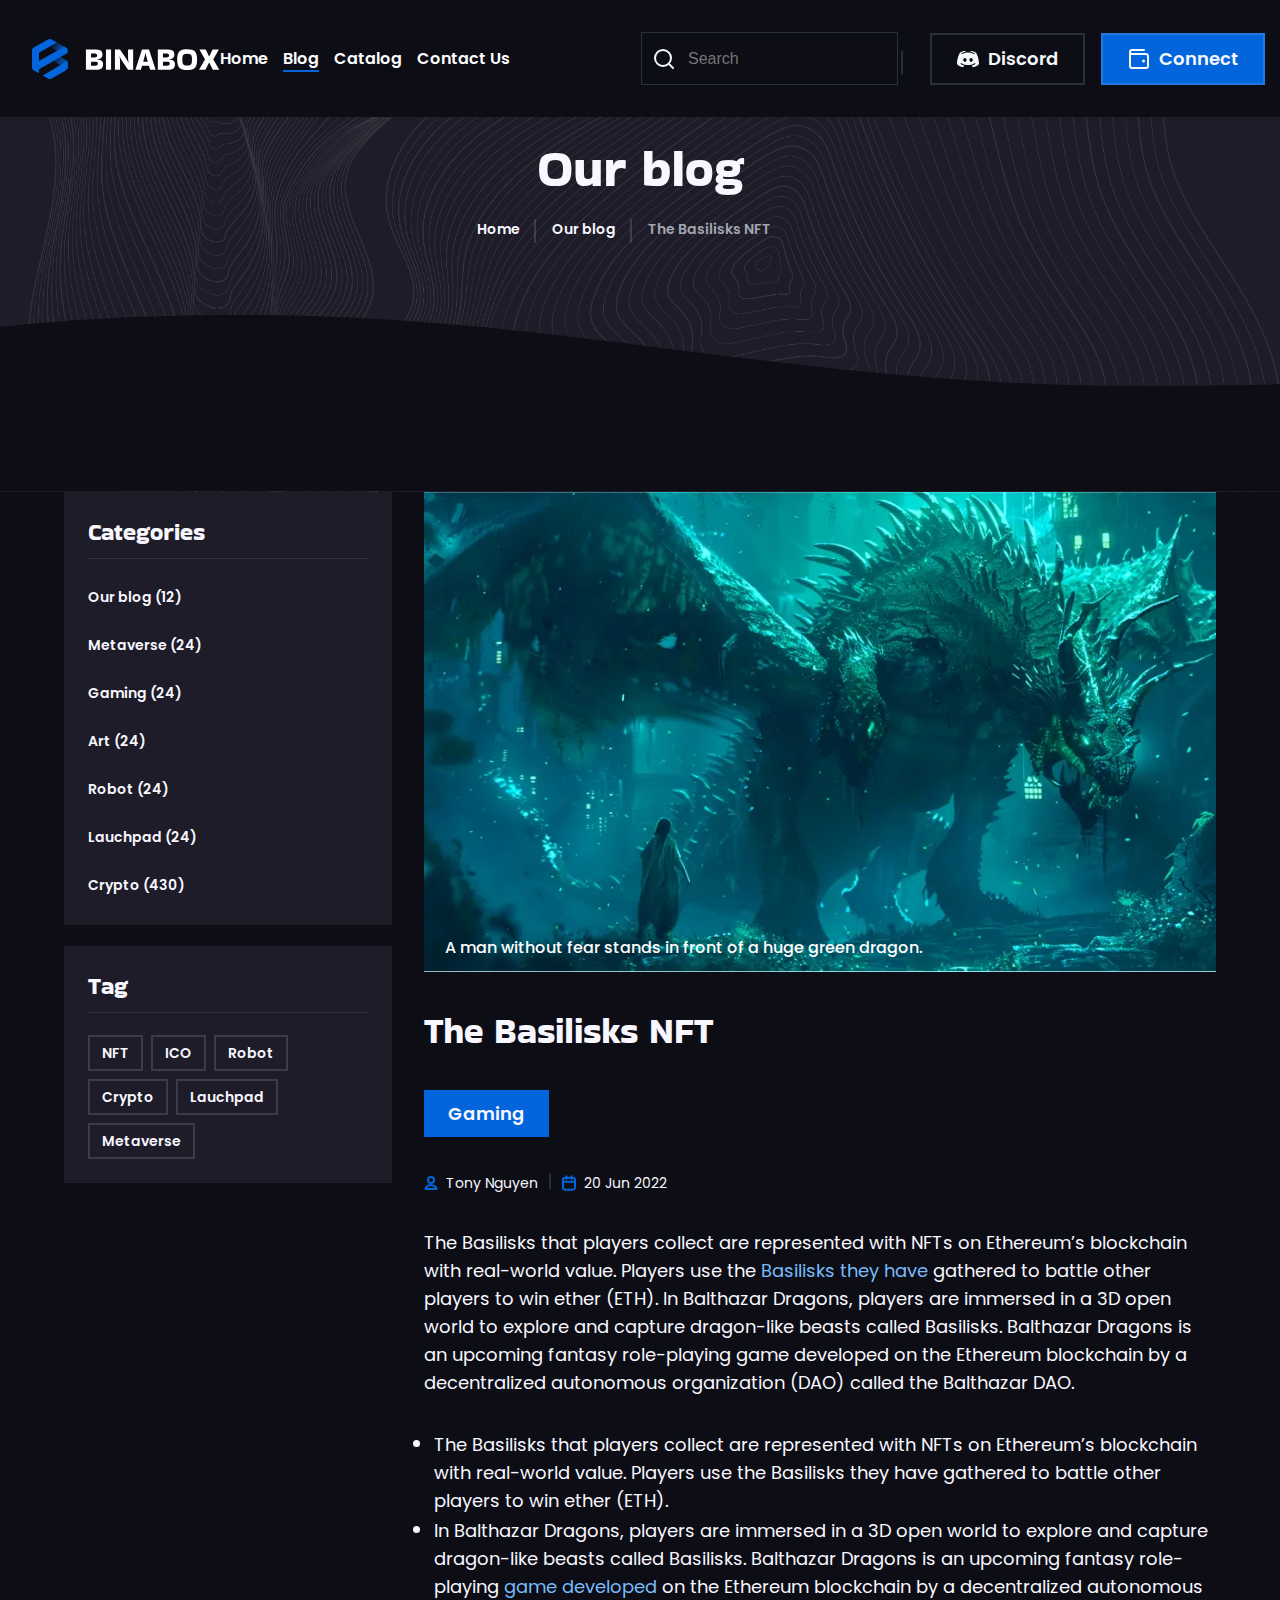
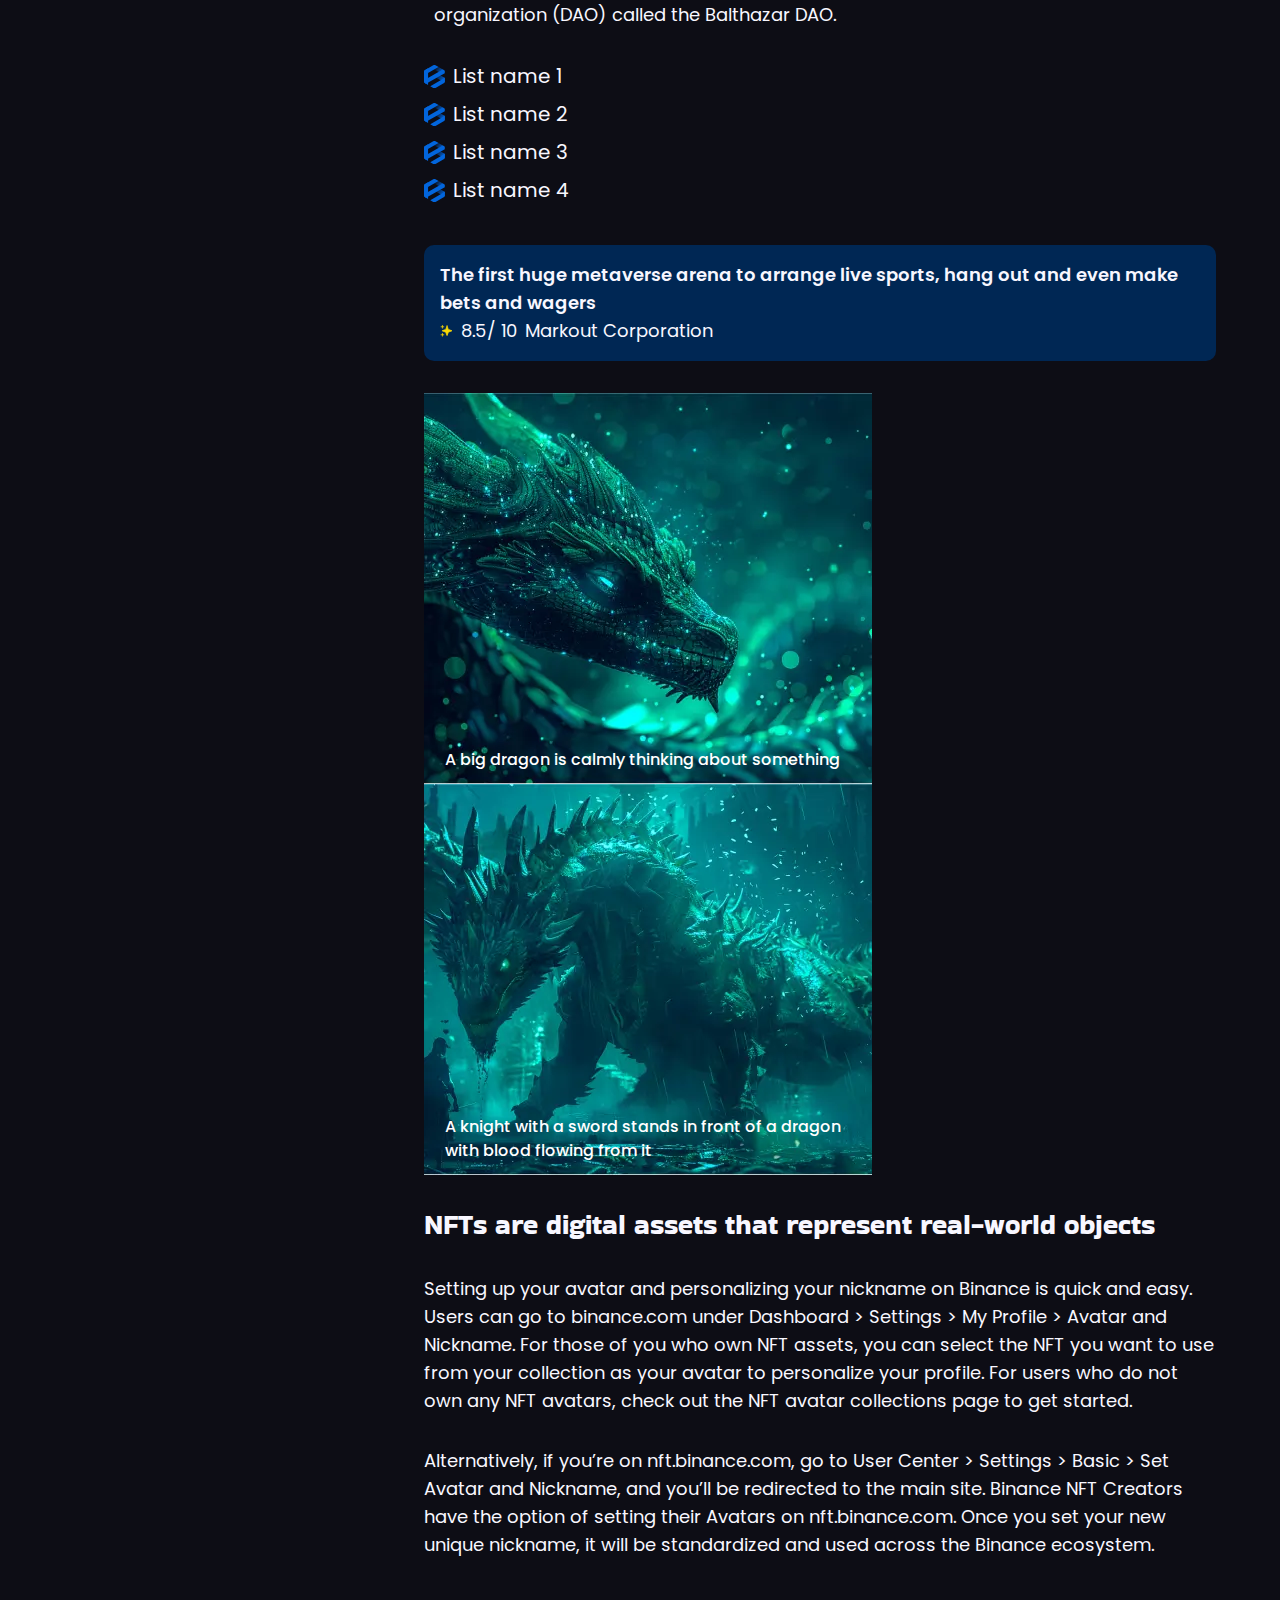
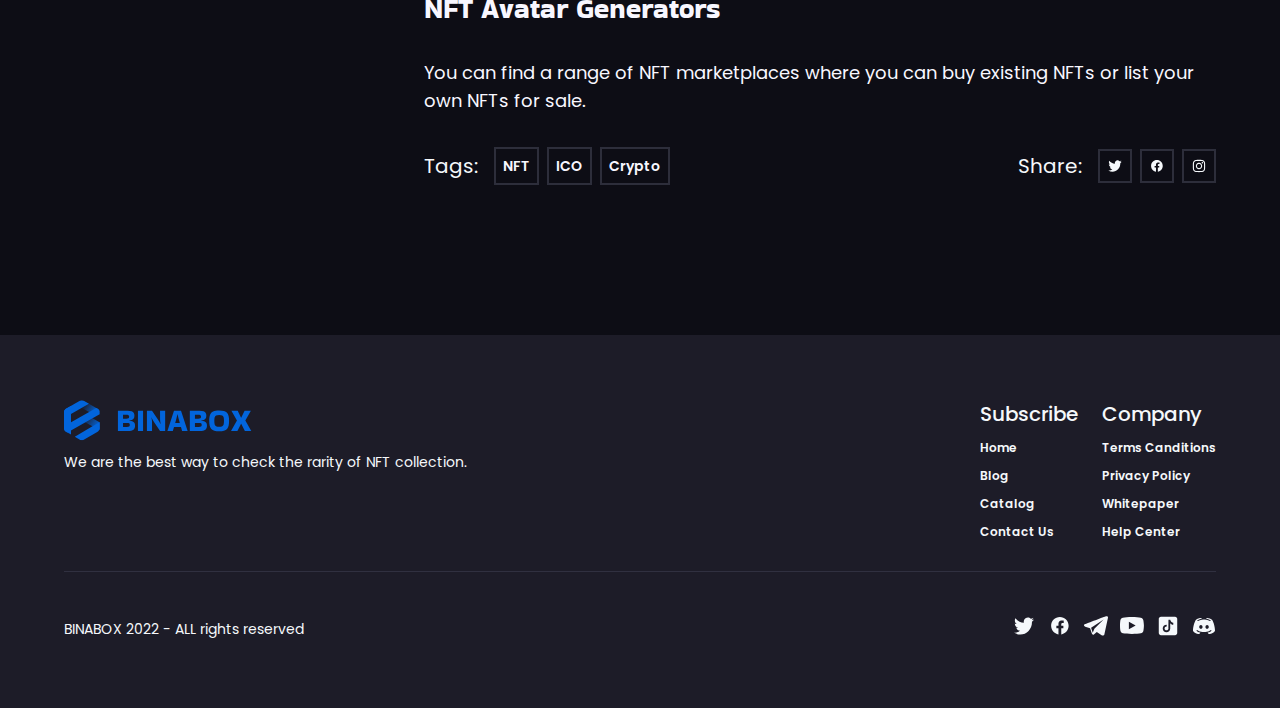
<file: blog.html>
<blog html>
<html lang="en">
  <head>
    <meta charset="UTF-8" />
    <meta name="viewport" content="width=device-width, initial-scale=1.0" />
    <title>Blog Page</title>
    <link rel="preconnect" href="https://fonts.googleapis.com" />
    <link rel="preconnect" href="https://fonts.gstatic.com" crossorigin />
    <link
      href="https://fonts.googleapis.com/css2?family=Bakbak+One&family=Poppins:wght@400;500;600&display=swap"
      rel="stylesheet"
    />
    <link rel="stylesheet" href="./index.css" />
  </head>
  <body>
    <!-- --------------------------------------------------------------------------Header -->
    <header class="header">
      <a class="logo" href="./index.html">
        <svg
          width="188"
          height="42"
          viewBox="0 0 188 42"
          fill="none"
          xmlns="http://www.w3.org/2000/svg"
        >
          <g clip-path="url(#clip0_8639_3409)">
            <path
              d="M35.6379 23.0674V29.007C35.6379 29.0755 35.6366 29.144 35.6325 29.2124C35.6312 29.2258 35.6312 29.2406 35.6299 29.254C35.6272 29.2943 35.6245 29.3346 35.6205 29.3762C35.6164 29.4164 35.6124 29.4567 35.607 29.497C35.603 29.5359 35.5963 29.5748 35.5909 29.6124C35.5815 29.6701 35.5721 29.7265 35.5601 29.7842C35.5534 29.8205 35.5453 29.8554 35.5372 29.8916C35.5292 29.9225 35.5211 29.9547 35.5131 29.9869C35.5064 30.0164 35.4983 30.0446 35.4889 30.0742C35.4527 30.2044 35.4084 30.3332 35.3574 30.4594C35.3466 30.4862 35.3359 30.5144 35.3238 30.5413C35.293 30.6151 35.2594 30.6876 35.2232 30.7587C35.2057 30.795 35.1869 30.8299 35.1681 30.8648L35.1668 30.8634L28.4473 27.1238L17.9238 21.2661L25.8379 17.6232L35.4956 22.9896L35.6379 23.0674Z"
              fill="url(#paint0_linear_8639_3409)"
            />
            <path
              d="M35.5194 11.9829L33.471 13.5614L31.6576 16.4124L14.416 6.81513L20.9677 2.21379L24.9274 4.50104H24.9288L32.1851 8.6903L33.6872 9.55741C34.612 10.0916 35.2643 10.9722 35.5194 11.9829Z"
              fill="url(#paint1_linear_8639_3409)"
            />
            <path
              d="M24.9275 4.50101L0 18.7815V12.9373C0 11.5426 0.743624 10.254 1.95034 9.55738L15.8685 1.52248C17.0752 0.825839 18.5624 0.825839 19.7705 1.52248L24.9275 4.50101Z"
              fill="#0265DC"
            />
            <path
              d="M35.6376 12.9373V14.9655L3.43758 33.246L1.95034 32.3869C0.743624 31.689 0 30.4017 0 29.0071V26.9829L32.1852 8.69029L33.6872 9.55741C34.894 10.2541 35.6376 11.5426 35.6376 12.9373Z"
              fill="#0265DC"
            />
            <path
              d="M35.6384 22.9064V29.007C35.6384 29.0755 35.637 29.1439 35.633 29.2124C35.6316 29.2258 35.6316 29.2406 35.6303 29.254C35.6276 29.2943 35.6249 29.3345 35.6209 29.3762C35.6169 29.4164 35.6129 29.4567 35.6075 29.497C35.6035 29.5359 35.5967 29.5748 35.5914 29.6124C35.582 29.6701 35.5726 29.7265 35.5605 29.7842C35.5538 29.8205 35.5457 29.8554 35.5377 29.8916C35.5296 29.9225 35.5216 29.9547 35.5135 29.9869C35.5068 30.0164 35.4988 30.0446 35.4894 30.0741C35.4531 30.2043 35.4088 30.3332 35.3578 30.4594C35.3471 30.4862 35.3363 30.5144 35.3243 30.5413C35.2934 30.6151 35.2598 30.6876 35.2236 30.7587C35.2061 30.7949 35.1873 30.8298 35.1686 30.8647C35.1471 30.9037 35.1256 30.9426 35.1028 30.9802C35.0813 31.0191 35.0571 31.0567 35.0343 31.0943C34.986 31.1681 34.9363 31.2419 34.884 31.3131C34.8303 31.3856 34.7753 31.4553 34.7189 31.5225C34.6894 31.5574 34.6598 31.5909 34.6303 31.6231C34.6008 31.6567 34.5699 31.6889 34.539 31.7211C34.4773 31.7856 34.4129 31.8486 34.3457 31.9077C34.3202 31.9319 34.2934 31.9547 34.2665 31.9775C34.2504 31.9909 34.2343 32.0043 34.2182 32.0178C34.186 32.046 34.1525 32.0728 34.1175 32.0983C34.084 32.1251 34.0504 32.1507 34.0142 32.1748C33.9471 32.2245 33.8773 32.2715 33.8061 32.3158C33.7672 32.3399 33.7283 32.3641 33.688 32.3869L19.7712 40.4218C18.5632 41.1184 17.0759 41.1184 15.8692 40.4218L10.7793 37.4835L28.4478 27.1238L35.4961 22.9896L35.6384 22.9064Z"
              fill="#0265DC"
            />
            <path
              d="M6.99866 6.64331V35.301L3.43758 33.246L1.95034 32.3869C0.743624 31.6889 0 30.4017 0 29.0071V12.9373C0 11.5426 0.743624 10.254 1.95034 9.5574L6.99866 6.64331Z"
              fill="#0265DC"
            />
          </g>
          <path
            d="M71.072 26.528C71.072 28.2347 70.5387 29.5253 69.472 30.4C68.4267 31.2747 66.5707 31.712 63.904 31.712H53.92V11.456H55.168H63.584C65.3547 11.456 66.7307 11.648 67.712 12.032C68.7147 12.3947 69.4187 12.9387 69.824 13.664C70.2293 14.3893 70.432 15.296 70.432 16.384C70.432 17.8773 70.0693 19.04 69.344 19.872C68.64 20.6827 67.3067 21.1733 65.344 21.344V21.44C66.7947 21.5467 67.936 21.792 68.768 22.176C69.6 22.5387 70.1867 23.072 70.528 23.776C70.8907 24.48 71.072 25.3973 71.072 26.528ZM62.176 15.488H59.04V19.456H62.176C63.2213 19.456 63.9787 19.328 64.448 19.072C64.9173 18.7947 65.152 18.2613 65.152 17.472C65.152 16.704 64.9173 16.1813 64.448 15.904C63.9787 15.6267 63.2213 15.488 62.176 15.488ZM62.816 23.648H59.04V27.712H62.816C63.8613 27.712 64.6187 27.5733 65.088 27.296C65.5573 26.9973 65.792 26.4533 65.792 25.664C65.792 24.8533 65.5573 24.32 65.088 24.064C64.6187 23.7867 63.8613 23.648 62.816 23.648ZM79.0713 31.712H73.9513V11.456H79.0713V31.712ZM96.04 11.456H101.16V31.712H96.072L90.312 23.136C89.864 22.4533 89.4907 21.8773 89.192 21.408C88.8933 20.9387 88.616 20.4693 88.36 20C88.104 19.5307 87.816 18.976 87.496 18.336L87.4 18.464C87.6987 19.488 87.88 20.448 87.944 21.344C88.008 22.2187 88.04 23.072 88.04 23.904V31.712H82.92V11.456H88.008L93.768 20.032C94.216 20.6933 94.5893 21.2693 94.888 21.76C95.1867 22.2293 95.464 22.6987 95.72 23.168C95.976 23.6373 96.264 24.192 96.584 24.832L96.68 24.704C96.4667 23.808 96.3067 22.944 96.2 22.112C96.0933 21.2587 96.04 20.416 96.04 19.584V11.456ZM123.574 31.616V31.712H118.134C117.984 31.2 117.803 30.6133 117.59 29.952C117.398 29.2907 117.184 28.5867 116.95 27.84H110.038C109.611 29.3333 109.216 30.624 108.854 31.712H103.414V31.648L109.974 11.456H117.014L123.574 31.616ZM113.43 15.104C113.216 16.192 112.907 17.5147 112.502 19.072C112.096 20.6293 111.67 22.2187 111.222 23.84H115.798C115.328 22.2187 114.891 20.6293 114.486 19.072C114.08 17.5147 113.771 16.192 113.558 15.104H113.43ZM142.978 26.528C142.978 28.2347 142.445 29.5253 141.378 30.4C140.333 31.2747 138.477 31.712 135.81 31.712H125.826V11.456H127.074H135.49C137.261 11.456 138.637 11.648 139.618 12.032C140.621 12.3947 141.325 12.9387 141.73 13.664C142.136 14.3893 142.338 15.296 142.338 16.384C142.338 17.8773 141.976 19.04 141.25 19.872C140.546 20.6827 139.213 21.1733 137.25 21.344V21.44C138.701 21.5467 139.842 21.792 140.674 22.176C141.506 22.5387 142.093 23.072 142.434 23.776C142.797 24.48 142.978 25.3973 142.978 26.528ZM134.082 15.488H130.946V19.456H134.082C135.128 19.456 135.885 19.328 136.354 19.072C136.824 18.7947 137.058 18.2613 137.058 17.472C137.058 16.704 136.824 16.1813 136.354 15.904C135.885 15.6267 135.128 15.488 134.082 15.488ZM134.722 23.648H130.946V27.712H134.722C135.768 27.712 136.525 27.5733 136.994 27.296C137.464 26.9973 137.698 26.4533 137.698 25.664C137.698 24.8533 137.464 24.32 136.994 24.064C136.525 23.7867 135.768 23.648 134.722 23.648ZM145.218 21.568C145.218 18.9867 145.506 16.9387 146.082 15.424C146.679 13.9093 147.692 12.8213 149.122 12.16C150.572 11.4987 152.588 11.168 155.17 11.168C157.111 11.168 158.722 11.3493 160.002 11.712C161.282 12.0747 162.295 12.6613 163.042 13.472C163.788 14.2827 164.311 15.36 164.61 16.704C164.93 18.0267 165.09 19.648 165.09 21.568C165.09 23.5093 164.93 25.152 164.61 26.496C164.311 27.8187 163.788 28.8853 163.042 29.696C162.295 30.5067 161.282 31.0933 160.002 31.456C158.722 31.8187 157.111 32 155.17 32C153.228 32 151.618 31.8187 150.338 31.456C149.058 31.0933 148.044 30.5067 147.298 29.696C146.551 28.8853 146.018 27.8187 145.698 26.496C145.378 25.152 145.218 23.5093 145.218 21.568ZM155.17 27.52C156.535 27.52 157.559 27.3493 158.242 27.008C158.924 26.6667 159.383 26.0693 159.618 25.216C159.852 24.3413 159.97 23.1253 159.97 21.568C159.97 20.032 159.852 18.8373 159.618 17.984C159.383 17.1307 158.924 16.5333 158.242 16.192C157.559 15.8293 156.535 15.648 155.17 15.648C153.826 15.648 152.802 15.8293 152.098 16.192C151.415 16.5333 150.946 17.1307 150.69 17.984C150.455 18.8373 150.338 20.032 150.338 21.568C150.338 23.1253 150.455 24.3413 150.69 25.216C150.946 26.0693 151.415 26.6667 152.098 27.008C152.802 27.3493 153.826 27.52 155.17 27.52ZM181.351 21.376L187.271 31.712H180.871L177.191 24.544H177.095L173.415 31.712H167.015L172.935 21.376V21.216L167.399 11.456H173.703L177.095 18.496H177.191L180.583 11.456H186.887L181.351 21.216V21.376Z"
            fill="white"
          />
          <defs>
            <linearGradient
              id="paint0_linear_8639_3409"
              x1="34.5641"
              y1="27.4433"
              x2="20.2688"
              y2="17.6446"
              gradientUnits="userSpaceOnUse"
            >
              <stop stop-color="#0265DC" />
              <stop offset="1" stop-color="#0265DC" stop-opacity="0" />
            </linearGradient>
            <linearGradient
              id="paint1_linear_8639_3409"
              x1="32.2147"
              y1="13.8863"
              x2="19.2617"
              y2="5.49701"
              gradientUnits="userSpaceOnUse"
            >
              <stop stop-color="#0265DC" />
              <stop offset="1" stop-color="#0265DC" stop-opacity="0" />
            </linearGradient>
            <clipPath id="clip0_8639_3409">
              <rect
                width="36"
                height="40"
                fill="white"
                transform="translate(0 1)"
              />
            </clipPath>
          </defs>
        </svg>
      </a>

      <nav class="nav__header__bar">
        <ul class="header__bar__list">
          <li class="list__item__bar">
            <a href="./index.html" class="header_nav_link">Home</a>
          </li>
          <li class="list__item__bar">
            <a href="./blog.html" class="header_nav_link"aria-current="page"> Blog</a>
          </li>
          <li class="list__item__bar">
            <a href="./Catalog.html" class="header_nav_link">Catalog</a>
          </li>
          <li class="list__item__bar">
            <a href="./contact-us.html" class="header_nav_link">Contact Us</a>
          </li>
        </ul>
      </nav>

      <div class="search_box">
        <form class="search__field">
          <button class="search-btn"
          type="submit">
            <svg
              width="24"
              height="24"
              viewBox="0 0 24 24"
              fill="none"
              xmlns="http://www.w3.org/2000/svg"
            >
              <path
                d="M21 21L16.65 16.65M19 11C19 15.4183 15.4183 19 11 19C6.58172 19 3 15.4183 3 11C3 6.58172 6.58172 3 11 3C15.4183 3 19 6.58172 19 11Z"
                stroke="#F5F8FB"
                stroke-width="2"
                stroke-linecap="round"
                stroke-linejoin="round"
              />
            </svg>
          </button>
          <input type="search" class="search-input" placeholder="Search" />
        </form>
        <!-- --------------------------------- -->

        <div class="discord-link-box">
          <a class="discord-btn is-white" href="#"
            ><svg
              width="24"
              height="24"
              viewBox="0 0 24 24"
              fill="none"
              xmlns="http://www.w3.org/2000/svg"
            >
              <path
                d="M19.9511 5.77432C18.0474 4.26701 15.0358 4.01151 14.9069 4.00231C14.707 3.98577 14.5165 4.09606 14.4343 4.27804C14.4268 4.28907 14.3614 4.43796 14.2886 4.66957C15.5477 4.87913 17.0946 5.30007 18.4939 6.15482C18.7181 6.29085 18.7872 6.58128 18.6489 6.80186C18.5574 6.94708 18.4023 7.02612 18.2417 7.02612C18.1557 7.02612 18.0679 7.00222 17.9895 6.95443C15.5832 5.48573 12.5791 5.4122 12 5.4122C11.4209 5.4122 8.41491 5.48573 6.01053 6.95443C5.78635 7.0923 5.49117 7.02428 5.35292 6.8037C5.21281 6.58128 5.28193 6.29269 5.50611 6.15482C6.9054 5.30191 8.45228 4.87913 9.71145 4.67141C9.63859 4.43796 9.5732 4.29091 9.5676 4.27804C9.48353 4.09606 9.29484 3.98209 9.09307 4.00231C8.96416 4.01151 5.95262 4.26701 4.02276 5.79454C3.0158 6.71179 1 12.0719 1 16.706C1 16.7887 1.02242 16.8677 1.06352 16.9394C2.45346 19.3438 6.24779 19.9724 7.11277 20C7.11651 20 7.12211 20 7.12772 20C7.28091 20 7.42476 19.9283 7.51444 19.807L8.38876 18.6232C6.02921 18.024 4.82422 17.0056 4.7551 16.9449C4.55707 16.774 4.53838 16.4762 4.71399 16.2814C4.88774 16.0865 5.19039 16.0681 5.38842 16.2391C5.41644 16.2648 7.63587 18.1177 12 18.1177C16.3716 18.1177 18.591 16.2575 18.6135 16.2391C18.8115 16.07 19.1123 16.0865 19.2879 16.2832C19.4616 16.478 19.4429 16.774 19.2449 16.9449C19.1758 17.0056 17.9708 18.024 15.6112 18.6232L16.4856 19.807C16.5752 19.9283 16.7191 20 16.8723 20C16.8779 20 16.8835 20 16.8872 20C17.7522 19.9724 21.5465 19.3438 22.9365 16.9394C22.9776 16.8677 23 16.7887 23 16.706C23 12.0719 20.9842 6.71179 19.9511 5.77432ZM8.8913 14.8237C7.96654 14.8237 7.21739 13.9818 7.21739 12.9414C7.21739 11.901 7.96654 11.0591 8.8913 11.0591C9.81607 11.0591 10.5652 11.901 10.5652 12.9414C10.5652 13.9818 9.81607 14.8237 8.8913 14.8237ZM15.1087 14.8237C14.1839 14.8237 13.4348 13.9818 13.4348 12.9414C13.4348 11.901 14.1839 11.0591 15.1087 11.0591C16.0335 11.0591 16.7826 11.901 16.7826 12.9414C16.7826 13.9818 16.0335 14.8237 15.1087 14.8237Z"
                fill="#F5F8FB"
              />
            </svg>
            Discord
          </a>

          <button class="connect-button is-blue">
            <svg
              width="24"
              height="24"
              viewBox="0 0 24 24"
              fill="none"
              xmlns="http://www.w3.org/2000/svg"
            >
              <path
                d="M16.5 14H16.51M3 5V19C3 20.1046 3.89543 21 5 21H19C20.1046 21 21 20.1046 21 19V9C21 7.89543 20.1046 7 19 7L5 7C3.89543 7 3 6.10457 3 5ZM3 5C3 3.89543 3.89543 3 5 3H17M17 14C17 14.2761 16.7761 14.5 16.5 14.5C16.2239 14.5 16 14.2761 16 14C16 13.7239 16.2239 13.5 16.5 13.5C16.7761 13.5 17 13.7239 17 14Z"
                stroke="#F5F8FB"
                stroke-width="2"
                stroke-linecap="round"
                stroke-linejoin="round"
              />
            </svg>
            Connect
          </button>
        </div>
      </div>
    </header>
    <!-------------------------------------------------------------------Our blog -->
    <section class="blog_section">
      <div class="header-nav_block">
        <h1 class="blog_header">Our blog</h1>
        <ul class="blog-page_breadcrumbs">
          <li class="breadcrumbs_item" ><a class="blog-page_link" href="/index.html">Home</a></li>
          <li class="breadcrumbs_item"><a class="blog-page_link" href="/blog.html">Our blog</a></li>
          <li class="breadcrumbs_item">The Basilisks NFT</li>
        </ul>
      </div>
    </section>
    <!-- -------------------------------------------------------------------Main -->
    <!-- ----------------------------------------- Aside Bar-->
    <main >
      <aside class="aside">
        <div class="side-bar_block">
          <strong class="side-bar_header">Categories</strong>

          <ul class="side-bar_list">
            <li class="side-bar_item">
              <a href="" class="side-bar_link">Our blog <span>(12)</span></a>
            </li>
            <li class="side-bar_item">
              <a href="" class="side-bar_link">Metaverse <span>(24)</span></a>
            </li>
            <li class="side-bar_item">
              <a href="" class="side-bar_link">Gaming <span>(24)</span></a>
            </li>
            <li class="side-bar_item">
              <a href="" class="side-bar_link">Art <span>(24)</span></a>
            </li>
            <li class="side-bar_item">
              <a href="" class="side-bar_link">Robot <span>(24)</span></a>
            </li>
            <li class="side-bar_item">
              <a href="" class="side-bar_link">Lauchpad <span>(24)</span></a>
            </li>
            <li class="side-bar_item">
              <a href="" class="side-bar_link">Crypto <span>(430)</span></a>
            </li>
          </ul>
        </div>

        <div class="side-bar_block block">
          <strong class="side-bar_header">Tag</strong>

          <ul class="side-bar_list list-two">
            <li class="side-bar_item">
              <a href="" class="side-bar_link is-white">NFT</a>
            </li>
            <li class="side-bar_item">
              <a href="" class="side-bar_link is-white">ICO</a>
            </li>
            <li class="side-bar_item">
              <a href="" class="side-bar_link is-white">Robot</a>
            </li>
            <li class="side-bar_item">
              <a href="" class="side-bar_link is-white">Crypto</a>
            </li>
            <li class="side-bar_item">
              <a href="" class="side-bar_link is-white">Lauchpad</a>
            </li>
            <li class="side-bar_item">
              <a href="" class="side-bar_link is-white">Metaverse</a>
            </li>
          </ul>
        </div>
      </aside>
      <!-- --------------------------------------------------------------------- -->
      <article class="ourblog-details__block">
        <figure>
          <img
            class="blog-main_img"
            src="./img/Dragons/Blog-dragon-one.webp"
            width="920"
            height="557"
            alt="Dragon"
          />
          <figcaption>
            A man without fear stands in front of a huge green dragon.
          </figcaption>
        </figure>

        <h2>The Basilisks NFT</h2>

        <a href="" class="gaming-button is-blue">Gaming</a>

        <div class="blog_card_info">
          <svg
            width="14"
            height="14"
            viewBox="0 0 14 14"
            fill="none"
            xmlns="http://www.w3.org/2000/svg"
          >
            <path
              d="M6.99998 9C4.8866 9 3.00718 10.0204 1.81064 11.604C1.55312 11.9448 1.42436 12.1152 1.42857 12.3455C1.43182 12.5235 1.54356 12.7479 1.68356 12.8578C1.86477 13 2.11589 13 2.61814 13H11.3818C11.8841 13 12.1352 13 12.3164 12.8578C12.4564 12.7479 12.5681 12.5235 12.5714 12.3455C12.5756 12.1152 12.4468 11.9448 12.1893 11.604C10.9928 10.0204 9.11337 9 6.99998 9Z"
              stroke="#0265DC"
              stroke-width="2"
              stroke-linecap="round"
              stroke-linejoin="round"
            />
            <path
              d="M6.99998 7C8.65684 7 9.99998 5.65685 9.99998 4C9.99998 2.34315 8.65684 1 6.99998 1C5.34313 1 3.99998 2.34315 3.99998 4C3.99998 5.65685 5.34313 7 6.99998 7Z"
              stroke="#0265DC"
              stroke-width="2"
              stroke-linecap="round"
              stroke-linejoin="round"
            />
          </svg>
          <p>Tony Nguyen</p>

          <svg
            width="14"
            height="16"
            viewBox="0 0 14 16"
            fill="none"
            xmlns="http://www.w3.org/2000/svg"
          >
            <path
              d="M13 6.66659H1M9.66667 1.33325V3.99992M4.33333 1.33325V3.99992M4.2 14.6666H9.8C10.9201 14.6666 11.4802 14.6666 11.908 14.4486C12.2843 14.2569 12.5903 13.9509 12.782 13.5746C13 13.1467 13 12.5867 13 11.4666V5.86659C13 4.74648 13 4.18643 12.782 3.7586C12.5903 3.38228 12.2843 3.07632 11.908 2.88457C11.4802 2.66659 10.9201 2.66659 9.8 2.66659H4.2C3.0799 2.66659 2.51984 2.66659 2.09202 2.88457C1.71569 3.07632 1.40973 3.38228 1.21799 3.7586C1 4.18643 1 4.74648 1 5.86659V11.4666C1 12.5867 1 13.1467 1.21799 13.5746C1.40973 13.9509 1.71569 14.2569 2.09202 14.4486C2.51984 14.6666 3.0799 14.6666 4.2 14.6666Z"
              stroke="#0265DC"
              stroke-width="2"
              stroke-linecap="round"
              stroke-linejoin="round"
            />
          </svg>
          <time datetime="">20 Jun 2022</time>
        </div>

        <p>
          The Basilisks that players collect are represented with NFTs on
          Ethereum’s blockchain with real-world value. Players use the
          <a href="#">Basilisks they have</a>
          gathered to battle other players to win ether (ETH). In Balthazar
          Dragons, players are immersed in a 3D open world to explore and
          capture dragon-like beasts called Basilisks. Balthazar Dragons is an
          upcoming fantasy role-playing game developed on the Ethereum
          blockchain by a decentralized autonomous organization (DAO) called the
          Balthazar DAO.
        </p>
        <ul class="blog-content_list">
          <li class="content_item">
            <p>
              The Basilisks that players collect are represented with NFTs on
              Ethereum’s blockchain with real-world value. Players use the
              Basilisks they have gathered to battle other players to win ether
              (ETH).
            </p>
          </li>
          <li class="content_item">
            <p>
              In Balthazar Dragons, players are immersed in a 3D open world to
              explore and capture dragon-like beasts called Basilisks. Balthazar
              Dragons is an upcoming fantasy role-playing
              <a href="#">game developed</a> on the Ethereum blockchain by a
              decentralized autonomous organization (DAO) called the Balthazar
              DAO.
            </p>
          </li>
        </ul>

        <ul class="blog-label__container">
          <li class="blog-label__list">List name 1</li>
          <li class="blog-label__list">List name 2</li>
          <li class="blog-label__list">List name 3</li>
          <li class="blog-label__list">List name 4</li>
        </ul>

        <div class="blog__blockquote">
          <blockquote cite="https://">
            <p class="blog__blockquote--text">
              The first huge metaverse arena to arrange live sports, hang out
              and even make bets and wagers
            </p>
          </blockquote>
          <p class="blog__blockquote-rating">
            <img src="./img/Symbols/stars.svg" alt="" width="13" height="13" />
            8.5/ 10<cite>Markout Corporation</cite>
          </p>
        </div>

        <div class="foto_box">
          <figure>
            <img
              src="./img/Dragons/Blod-dragon-two.webp"
              alt="dragon"
              class="foto-two"
              width="448"
              height="390"
            />
            <figcaption>
              A big dragon is calmly thinking about something
            </figcaption>
          </figure>

          <figure>
            <img
              src="./img/Dragons/Blod-dragon-three.webp"
              alt=""
              class="foto-two"
              width="448"
              height="390"
            />
            <figcaption>
              A knight with a sword stands in front of a dragon with blood
              flowing from it
            </figcaption>
          </figure>
        </div>

        <h3>NFTs are digital assets that represent real-world objects</h3>

        <p>
          Setting up your avatar and personalizing your nickname on Binance is
          quick and easy. Users can go to binance.com under Dashboard > Settings
          > My Profile > Avatar and Nickname. For those of you who own NFT
          assets, you can select the NFT you want to use from your collection as
          your avatar to personalize your profile. For users who do not own any
          NFT avatars, check out the NFT avatar collections page to get started.
        </p>
        <p>
          Alternatively, if you’re on nft.binance.com, go to User Center >
          Settings > Basic > Set Avatar and Nickname, and you’ll be redirected
          to the main site. Binance NFT Creators have the option of setting
          their Avatars on nft.binance.com. Once you set your new unique
          nickname, it will be standardized and used across the Binance
          ecosystem.
        </p>
        <h3>NFT Avatar Generators</h3>
        <p>
          You can find a range of NFT marketplaces where you can buy existing
          NFTs or list your own NFTs for sale.
        </p>
        <footer class="ourblog-details_footer">
          <div class="tags_box">
            <span>Tags:</span>
            <ul class="tags_list">
              <li class="tag_item">
                <a href="" class="tag-link is-white">NFT</a>
              </li>
              <li class="tag_item">
                <a href="" class="tag-link is-white">ICO</a>
              </li>
              <li class="tag_item">
                <a href="" class="tag-link is-white">Crypto</a>
              </li>
            </ul>
          </div>
          <div class="socials__box">
            <span>Share:</span>
            <ul class="socials_list">
              <li>
                <a href="" class="socials_link"
                  ><img
                    src="/img/socialsicon/tvitter.svg"
                    alt="twitter"
                    width="16"
                    height="16"
                /></a>
              </li>

              <li>
                <a href="" class="socials_link"
                  ><img
                    src="./img/socialsicon/facebook.svg"
                    alt="facebook"
                    width="16"
                    height="16"
                /></a>
              </li>

              <li>
                <a href="" class="socials_link"
                  ><img
                    src="./img/socialsicon/instagramm.svg"
                    alt="telegram"
                    width="16"
                    height="16"
                /></a>
              </li>
            </ul>
          </div>
        </footer>
      </article>
    </main>

    <!-- ------------------------------------------------------------------------Footer -->
    <footer class="footer">
      <div class="footer-countainer">
        <div class="footer_bar_box">
          <div class="footer_logo_box">
            <strong class="logo-footer"
              ><svg
                width="188"
                height="43"
                viewBox="0 0 188 43"
                fill="none"
                xmlns="http://www.w3.org/2000/svg"
              >
                <g clip-path="url(#clip0_8639_3499)">
                  <path
                    d="M35.6379 23.3105V29.2501C35.6379 29.3186 35.6366 29.387 35.6325 29.4555C35.6312 29.4689 35.6312 29.4837 35.6299 29.4971C35.6272 29.5374 35.6245 29.5776 35.6205 29.6192C35.6164 29.6595 35.6124 29.6998 35.607 29.74C35.603 29.779 35.5963 29.8179 35.5909 29.8555C35.5815 29.9132 35.5721 29.9696 35.5601 30.0273C35.5534 30.0635 35.5453 30.0984 35.5372 30.1347C35.5292 30.1655 35.5211 30.1978 35.5131 30.23C35.5064 30.2595 35.4983 30.2877 35.4889 30.3172C35.4527 30.4474 35.4084 30.5763 35.3574 30.7025C35.3466 30.7293 35.3359 30.7575 35.3238 30.7843C35.293 30.8582 35.2594 30.9306 35.2232 31.0018C35.2057 31.038 35.1869 31.0729 35.1681 31.1078L35.1668 31.1065L28.4473 27.3669L17.9238 21.5092L25.8379 17.8662L35.4956 23.2327L35.6379 23.3105Z"
                    fill="url(#paint0_linear_8639_3499)"
                  />
                  <path
                    d="M35.5194 12.2262L33.471 13.8047L31.6576 16.6557L14.416 7.05837L20.9677 2.45703L24.9274 4.74428H24.9288L32.1851 8.93354L33.6872 9.80065C34.612 10.3349 35.2643 11.2154 35.5194 12.2262Z"
                    fill="url(#paint1_linear_8639_3499)"
                  />
                  <path
                    d="M24.9275 4.74417L0 19.0247V13.1804C0 11.7858 0.743624 10.4972 1.95034 9.80055L15.8685 1.76565C17.0752 1.069 18.5624 1.069 19.7705 1.76565L24.9275 4.74417Z"
                    fill="#0265DC"
                  />
                  <path
                    d="M35.6376 13.1803V15.2085L3.43758 33.4891L1.95034 32.63C0.743624 31.932 0 30.6448 0 29.2501V27.226L32.1852 8.93335L33.6872 9.80046C34.894 10.4971 35.6376 11.7857 35.6376 13.1803Z"
                    fill="#0265DC"
                  />
                  <path
                    d="M35.6384 23.1494V29.2501C35.6384 29.3185 35.637 29.387 35.633 29.4555C35.6316 29.4689 35.6316 29.4836 35.6303 29.4971C35.6276 29.5373 35.6249 29.5776 35.6209 29.6192C35.6169 29.6595 35.6129 29.6998 35.6075 29.74C35.6035 29.7789 35.5967 29.8179 35.5914 29.8555C35.582 29.9132 35.5726 29.9695 35.5605 30.0273C35.5538 30.0635 35.5457 30.0984 35.5377 30.1346C35.5296 30.1655 35.5216 30.1977 35.5135 30.23C35.5068 30.2595 35.4988 30.2877 35.4894 30.3172C35.4531 30.4474 35.4088 30.5763 35.3578 30.7024C35.3471 30.7293 35.3363 30.7575 35.3243 30.7843C35.2934 30.8581 35.2598 30.9306 35.2236 31.0018C35.2061 31.038 35.1873 31.0729 35.1686 31.1078C35.1471 31.1467 35.1256 31.1857 35.1028 31.2232C35.0813 31.2622 35.0571 31.2997 35.0343 31.3373C34.986 31.4112 34.9363 31.485 34.884 31.5561C34.8303 31.6286 34.7753 31.6984 34.7189 31.7655C34.6894 31.8004 34.6598 31.834 34.6303 31.8662C34.6008 31.8997 34.5699 31.932 34.539 31.9642C34.4773 32.0286 34.4129 32.0917 34.3457 32.1508C34.3202 32.1749 34.2934 32.1977 34.2665 32.2206C34.2504 32.234 34.2343 32.2474 34.2182 32.2608C34.186 32.289 34.1525 32.3159 34.1175 32.3414C34.084 32.3682 34.0504 32.3937 34.0142 32.4179C33.9471 32.4675 33.8773 32.5145 33.8061 32.5588C33.7672 32.583 33.7283 32.6071 33.688 32.63L19.7712 40.6649C18.5632 41.3615 17.0759 41.3615 15.8692 40.6649L10.7793 37.7266L28.4478 27.3669L35.4961 23.2326L35.6384 23.1494Z"
                    fill="#0265DC"
                  />
                  <path
                    d="M6.99866 6.88647V35.5442L3.43758 33.4892L1.95034 32.6301C0.743624 31.9321 0 30.6449 0 29.2502V13.1804C0 11.7858 0.743624 10.4972 1.95034 9.80057L6.99866 6.88647Z"
                    fill="#0265DC"
                  />
                </g>
                <path
                  d="M71.072 26.7712C71.072 28.4778 70.5387 29.7685 69.472 30.6432C68.4267 31.5178 66.5707 31.9552 63.904 31.9552H53.92V11.6992H55.168H63.584C65.3547 11.6992 66.7307 11.8912 67.712 12.2752C68.7147 12.6378 69.4187 13.1818 69.824 13.9072C70.2293 14.6325 70.432 15.5392 70.432 16.6272C70.432 18.1205 70.0693 19.2832 69.344 20.1152C68.64 20.9258 67.3067 21.4165 65.344 21.5872V21.6832C66.7947 21.7898 67.936 22.0352 68.768 22.4192C69.6 22.7818 70.1867 23.3152 70.528 24.0192C70.8907 24.7232 71.072 25.6405 71.072 26.7712ZM62.176 15.7312H59.04V19.6992H62.176C63.2213 19.6992 63.9787 19.5712 64.448 19.3152C64.9173 19.0378 65.152 18.5045 65.152 17.7152C65.152 16.9472 64.9173 16.4245 64.448 16.1472C63.9787 15.8698 63.2213 15.7312 62.176 15.7312ZM62.816 23.8912H59.04V27.9552H62.816C63.8613 27.9552 64.6187 27.8165 65.088 27.5392C65.5573 27.2405 65.792 26.6965 65.792 25.9072C65.792 25.0965 65.5573 24.5632 65.088 24.3072C64.6187 24.0298 63.8613 23.8912 62.816 23.8912ZM79.0713 31.9552H73.9513V11.6992H79.0713V31.9552ZM96.04 11.6992H101.16V31.9552H96.072L90.312 23.3792C89.864 22.6965 89.4907 22.1205 89.192 21.6512C88.8933 21.1818 88.616 20.7125 88.36 20.2432C88.104 19.7738 87.816 19.2192 87.496 18.5792L87.4 18.7072C87.6987 19.7312 87.88 20.6912 87.944 21.5872C88.008 22.4618 88.04 23.3152 88.04 24.1472V31.9552H82.92V11.6992H88.008L93.768 20.2752C94.216 20.9365 94.5893 21.5125 94.888 22.0032C95.1867 22.4725 95.464 22.9418 95.72 23.4112C95.976 23.8805 96.264 24.4352 96.584 25.0752L96.68 24.9472C96.4667 24.0512 96.3067 23.1872 96.2 22.3552C96.0933 21.5018 96.04 20.6592 96.04 19.8272V11.6992ZM123.574 31.8592V31.9552H118.134C117.984 31.4432 117.803 30.8565 117.59 30.1952C117.398 29.5338 117.184 28.8298 116.95 28.0832H110.038C109.611 29.5765 109.216 30.8672 108.854 31.9552H103.414V31.8912L109.974 11.6992H117.014L123.574 31.8592ZM113.43 15.3472C113.216 16.4352 112.907 17.7578 112.502 19.3152C112.096 20.8725 111.67 22.4618 111.222 24.0832H115.798C115.328 22.4618 114.891 20.8725 114.486 19.3152C114.08 17.7578 113.771 16.4352 113.558 15.3472H113.43ZM142.978 26.7712C142.978 28.4778 142.445 29.7685 141.378 30.6432C140.333 31.5178 138.477 31.9552 135.81 31.9552H125.826V11.6992H127.074H135.49C137.261 11.6992 138.637 11.8912 139.618 12.2752C140.621 12.6378 141.325 13.1818 141.73 13.9072C142.136 14.6325 142.338 15.5392 142.338 16.6272C142.338 18.1205 141.976 19.2832 141.25 20.1152C140.546 20.9258 139.213 21.4165 137.25 21.5872V21.6832C138.701 21.7898 139.842 22.0352 140.674 22.4192C141.506 22.7818 142.093 23.3152 142.434 24.0192C142.797 24.7232 142.978 25.6405 142.978 26.7712ZM134.082 15.7312H130.946V19.6992H134.082C135.128 19.6992 135.885 19.5712 136.354 19.3152C136.824 19.0378 137.058 18.5045 137.058 17.7152C137.058 16.9472 136.824 16.4245 136.354 16.1472C135.885 15.8698 135.128 15.7312 134.082 15.7312ZM134.722 23.8912H130.946V27.9552H134.722C135.768 27.9552 136.525 27.8165 136.994 27.5392C137.464 27.2405 137.698 26.6965 137.698 25.9072C137.698 25.0965 137.464 24.5632 136.994 24.3072C136.525 24.0298 135.768 23.8912 134.722 23.8912ZM145.218 21.8112C145.218 19.2298 145.506 17.1818 146.082 15.6672C146.679 14.1525 147.692 13.0645 149.122 12.4032C150.572 11.7418 152.588 11.4112 155.17 11.4112C157.111 11.4112 158.722 11.5925 160.002 11.9552C161.282 12.3178 162.295 12.9045 163.042 13.7152C163.788 14.5258 164.311 15.6032 164.61 16.9472C164.93 18.2698 165.09 19.8912 165.09 21.8112C165.09 23.7525 164.93 25.3952 164.61 26.7392C164.311 28.0618 163.788 29.1285 163.042 29.9392C162.295 30.7498 161.282 31.3365 160.002 31.6992C158.722 32.0618 157.111 32.2432 155.17 32.2432C153.228 32.2432 151.618 32.0618 150.338 31.6992C149.058 31.3365 148.044 30.7498 147.298 29.9392C146.551 29.1285 146.018 28.0618 145.698 26.7392C145.378 25.3952 145.218 23.7525 145.218 21.8112ZM155.17 27.7632C156.535 27.7632 157.559 27.5925 158.242 27.2512C158.924 26.9098 159.383 26.3125 159.618 25.4592C159.852 24.5845 159.97 23.3685 159.97 21.8112C159.97 20.2752 159.852 19.0805 159.618 18.2272C159.383 17.3738 158.924 16.7765 158.242 16.4352C157.559 16.0725 156.535 15.8912 155.17 15.8912C153.826 15.8912 152.802 16.0725 152.098 16.4352C151.415 16.7765 150.946 17.3738 150.69 18.2272C150.455 19.0805 150.338 20.2752 150.338 21.8112C150.338 23.3685 150.455 24.5845 150.69 25.4592C150.946 26.3125 151.415 26.9098 152.098 27.2512C152.802 27.5925 153.826 27.7632 155.17 27.7632ZM181.351 21.6192L187.271 31.9552H180.871L177.191 24.7872H177.095L173.415 31.9552H167.015L172.935 21.6192V21.4592L167.399 11.6992H173.703L177.095 18.7392H177.191L180.583 11.6992H186.887L181.351 21.4592V21.6192Z"
                  fill="#0265DC"
                />
                <defs>
                  <linearGradient
                    id="paint0_linear_8639_3499"
                    x1="34.5641"
                    y1="27.6863"
                    x2="20.2688"
                    y2="17.8877"
                    gradientUnits="userSpaceOnUse"
                  >
                    <stop stop-color="#0265DC" />
                    <stop offset="1" stop-color="#0265DC" stop-opacity="0" />
                  </linearGradient>
                  <linearGradient
                    id="paint1_linear_8639_3499"
                    x1="32.2147"
                    y1="14.1295"
                    x2="19.2617"
                    y2="5.74025"
                    gradientUnits="userSpaceOnUse"
                  >
                    <stop stop-color="#0265DC" />
                    <stop offset="1" stop-color="#0265DC" stop-opacity="0" />
                  </linearGradient>
                  <clipPath id="clip0_8639_3499">
                    <rect
                      width="36"
                      height="40"
                      fill="white"
                      transform="translate(0 1.24316)"
                    />
                  </clipPath>
                </defs>
              </svg>
            </strong>

            <p>We are the best way to check the rarity of NFT collection.</p>
          </div>
          <div class="footer-nav-aria">
            <div class="footer-nav__box">
              <h3 class="footer-nav__heder">Subscribe</h3>
              <nav class="footer-nav">
                <ul class="footer-nav__list">
                  <li class="footer-nav__item">
                    <a href="" class="footer-nav_link">Home</a>
                  </li>
                  <li class="footer-nav__item">
                    <a href="" class="footer-nav_link">Blog</a>
                  </li>
                  <li class="footer-nav__item">
                    <a href="" class="footer-nav_link">Catalog</a>
                  </li>
                  <li class="footer-nav__item">
                    <a href="" class="footer-nav_link">Contact Us</a>
                  </li>
                </ul>
              </nav>
            </div>
            <div class="footer-nav__box">
              <h3 class="footer-nav__heder">Company</h3>
              <nav class="footer-nav">
                <ul class="footer-nav__list">
                  <li class="footer-nav__item">
                    <a href="" class="footer-nav_link">Terms Canditions</a>
                  </li>
                  <li class="footer-nav__item">
                    <a href="" class="footer-nav_link">Privacy Policy</a>
                  </li>
                  <li class="footer-nav__item">
                    <a href="" class="footer-nav_link">Whitepaper</a>
                  </li>
                  <li class="footer-nav__item">
                    <a href="" class="footer-nav_link">Help Center</a>
                  </li>
                </ul>
              </nav>
            </div>
          </div>
        </div>

        <div class="footer_info_box">
          <div class="footer_rigts_box">
            <p>BINABOX 2022 - ALL rights reserved</p>
            <ul class="footer_socials_box">
              <li class="social-card_items">
                <a href="" class="footer_socials_link"
                  ><img
                    src="./img/socialsicon/tvitter.svg"
                    alt=""
                    width="24"
                    height="24"
                /></a>
              </li>
              <li class="social-card_items">
                <a href="" class="footer_socials_link"
                  ><img
                    src="./img/socialsicon/facebook.svg"
                    alt=""
                    width="24"
                    height="24"
                /></a>
              </li>
              <li class="social-card_items">
                <a href="" class="footer_socials_link"
                  ><img
                    src="./img/socialsicon/Telegram.svg"
                    alt=""
                    width="24"
                    height="24"
                /></a>
              </li>
              <li class="social-card_items">
                <a href="" class="footer_socials_link"
                  ><img
                    src="./img/socialsicon/YOUTUBE.svg"
                    alt=""
                    width="24"
                    height="24"
                /></a>
              </li>
              <li class="social-card_items">
                <a href="" class="footer_socials_link"
                  ><img
                    src="./img/socialsicon/Ticktok.svg"
                    alt=""
                    width="24"
                    height="24"
                /></a>
              </li>
              <li class="social-card_items">
                <a href="" class="footer_socials_link"
                  ><img
                    src="./img/socialsicon/Discord.svg"
                    alt=""
                    width="24"
                    height="24"
                /></a>
              </li>
            </ul>
          </div>
        </div>
      </div>
    </footer>
  </body>
</html>
</file>
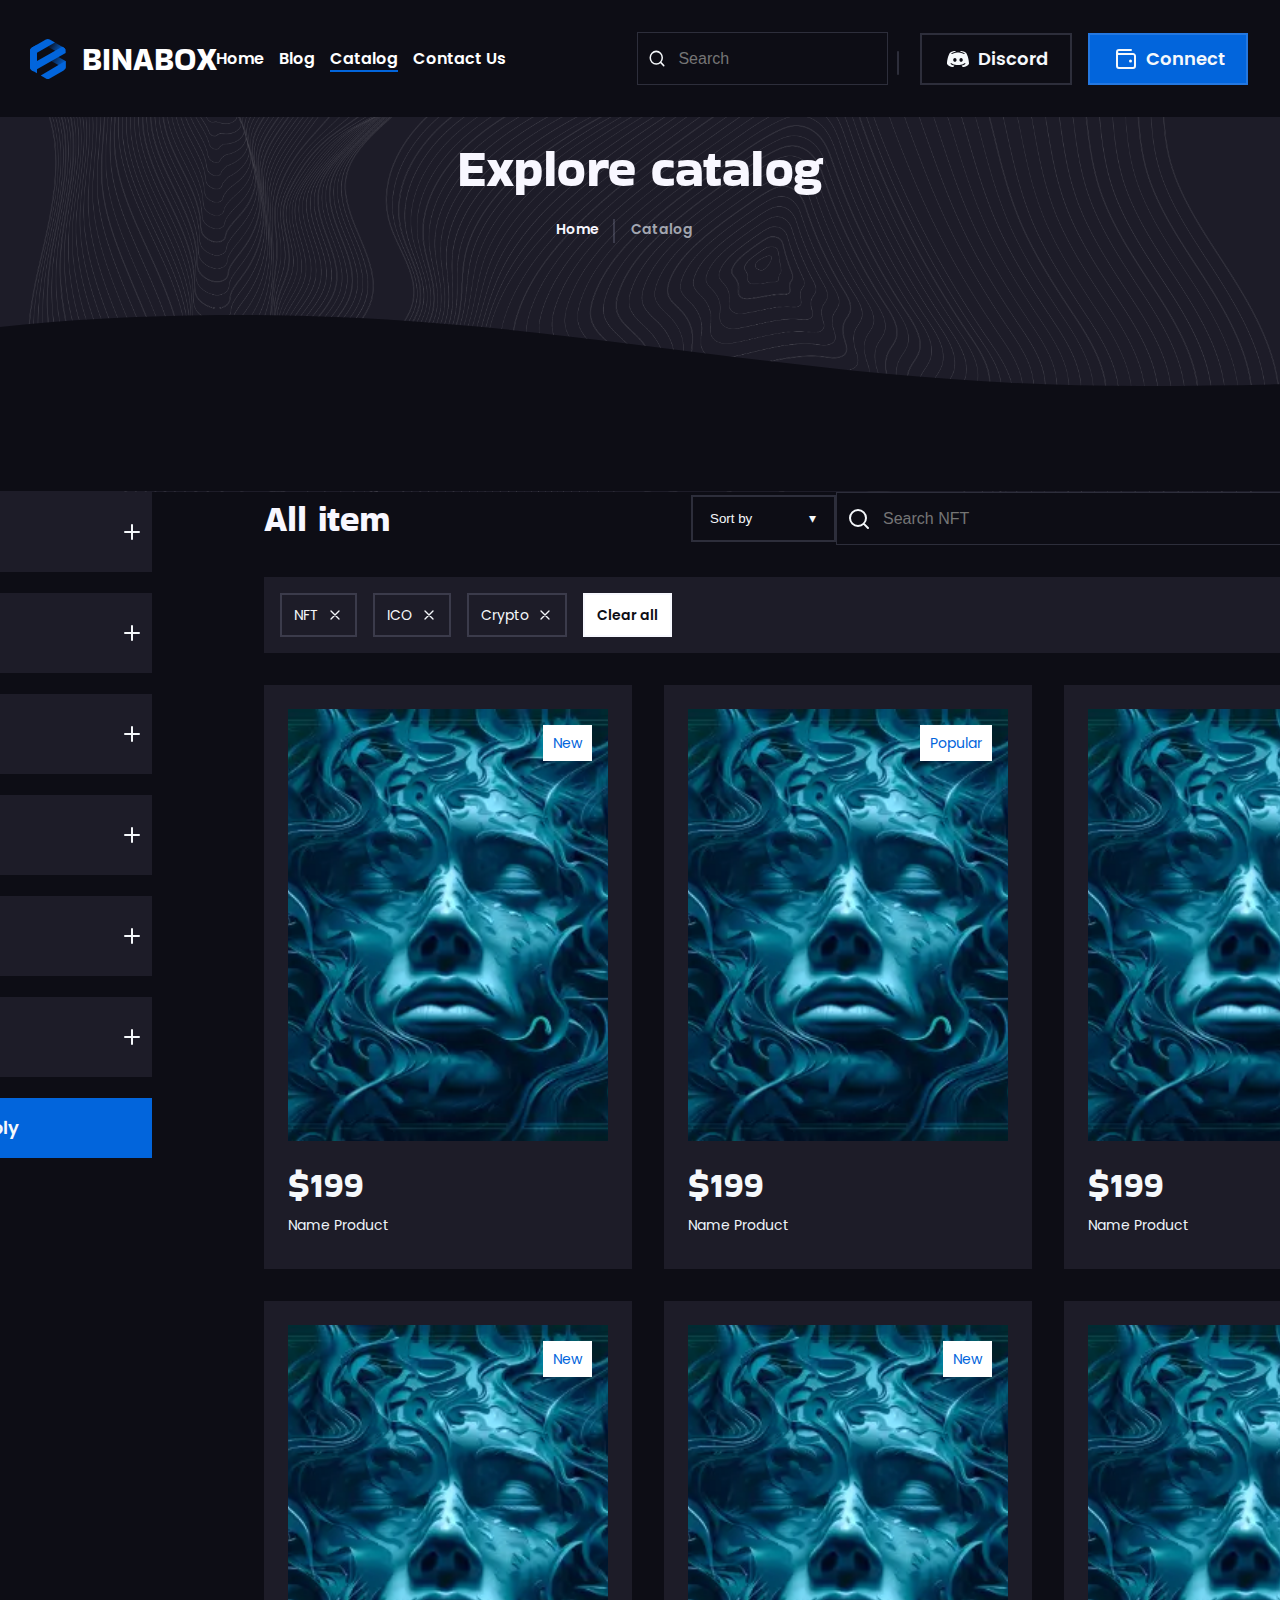
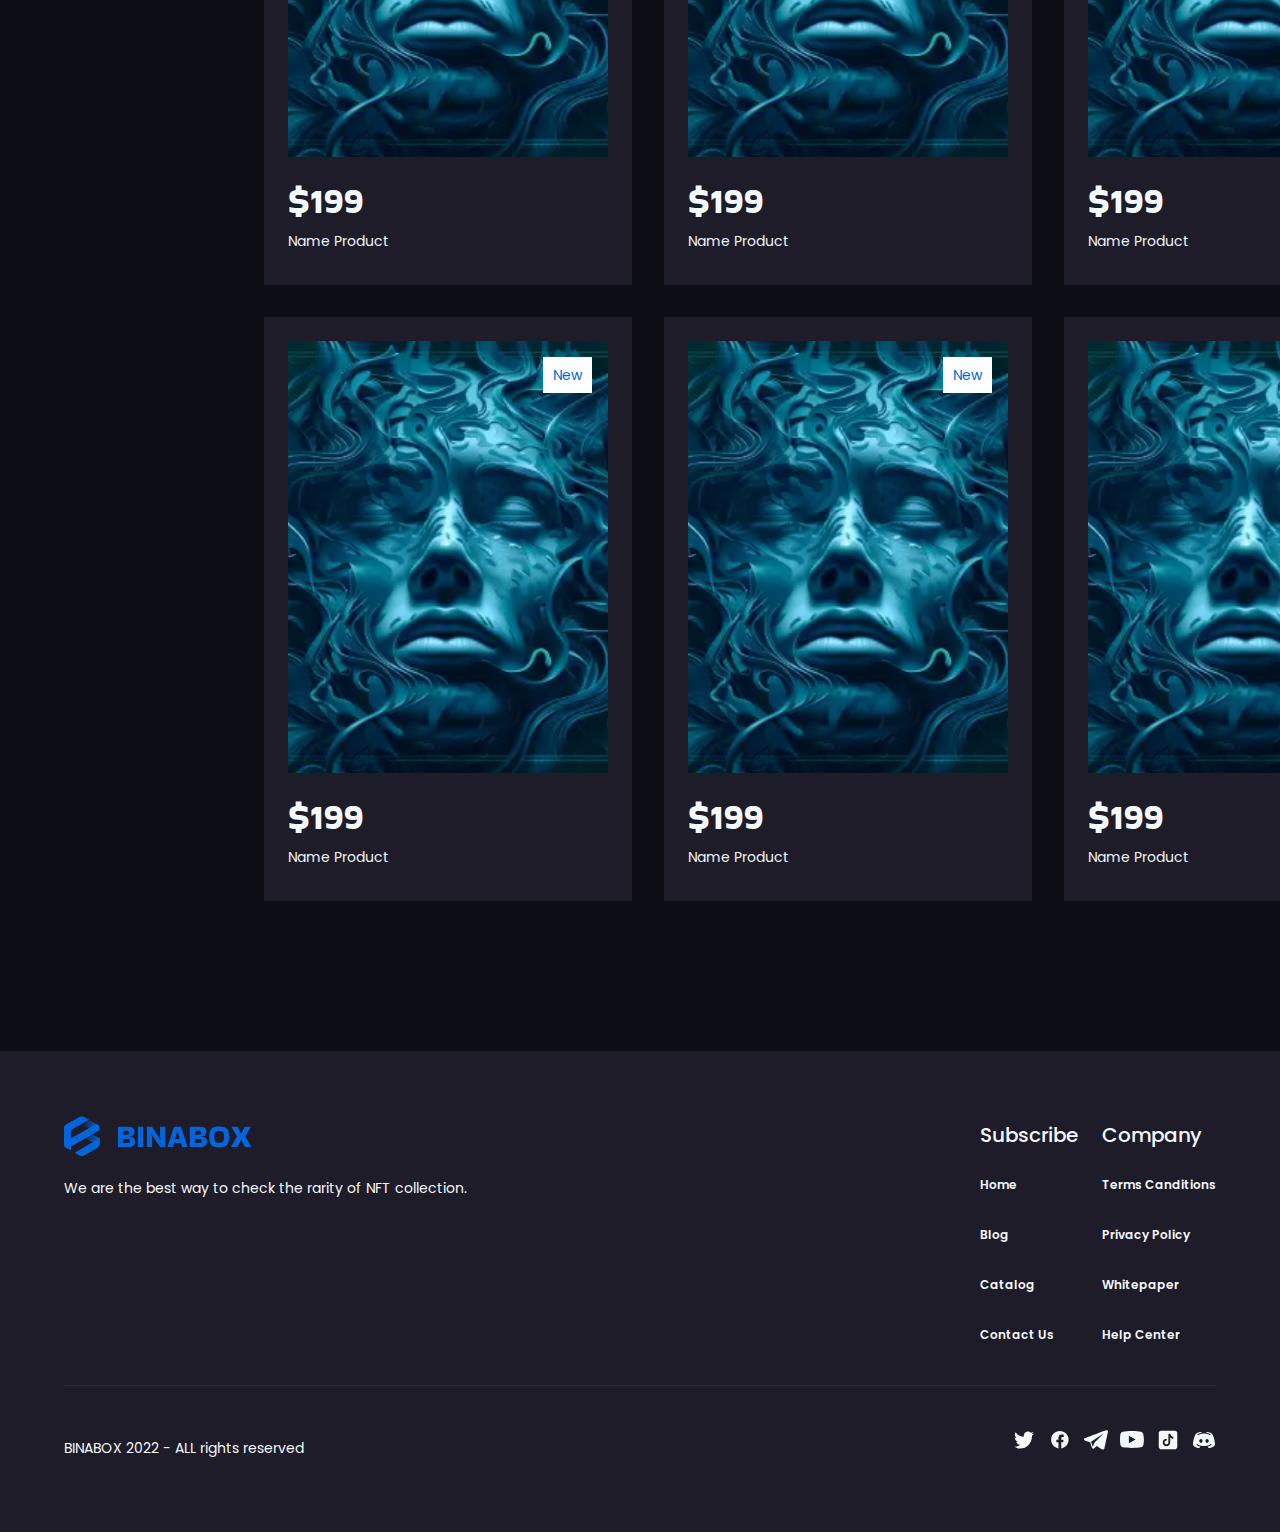
<file: Catalog.html>
<catalog html>
  <html lang="en">
    <head>
      <meta charset="UTF-8" />
      <meta name="viewport" content="width=device-width, initial-scale=1.0" />
      <title>Catalog</title>
      <link rel="preconnect" href="https://fonts.googleapis.com" />
      <link rel="preconnect" href="https://fonts.gstatic.com" crossorigin />
      <link
        href="https://fonts.googleapis.com/css2?family=Bakbak+One&family=Poppins:wght@400;500;600&display=swap"
        rel="stylesheet"
      />
      <link rel="stylesheet" href="./catalog.css" />
    </head>
    <body>
      <!-------------------------------------------------------------------- Header -->
      <header class="header">
        <a class="logo" href="./index.html">
          <img
            src="./img/Logo/logo.svg"
            alt="Logo"
            width="36"
            height="40"
          />BINABOX
        </a>

        <nav class="nav__header__bar">
          <ul class="header__bar__list">
            <li class="list__item__bar">
              <a href="./index.html" class="header_nav_link">Home</a>
            </li>
            <li class="list__item__bar">
              <a href="./blog.html" class="header_nav_link">Blog</a>
            </li>
            <li class="list__item__bar">
              <a
                href="./Catalog.html"
                class="header_nav_link"
                aria-current="page"
                >Catalog</a
              >
            </li>
            <li class="list__item__bar">
              <a href="./contact-us.html" class="header_nav_link">Contact Us</a>
            </li>
          </ul>
        </nav>

        <div class="search_box">
          <form class="search__field">
            <button class="search-btn" type="submit">
              <img
                class="search-icon"
                src="./img/Symbols/search-md.svg"
                alt="Поиск"
                width="24"
                height="24"
              />
            </button>
            <input type="search" class="search-input" placeholder="Search" />
          </form>
          <!-- --------------------------------- -->

          <div class="discord-link-box">
            <a class="discord-btn is-white" href="#"
              ><img
                src="./img/socialsicon/Discord.svg"
                alt="Discord logo"
                class="discord-img"
                width="24"
                height="24"
              />
              Discord
            </a>

            <button class="connect-button is-blue">
              <img
                src="./img/Symbols/wallet-03.svg"
                alt="wallet icon"
                class="wallet-icon"
                width="24"
                height="24"
              />
              Connect
            </button>
          </div>
        </div>
      </header>
      <!-------------------------------------------------------------------Cataloge -->
      

      <section class="blog_section">
        <div class="header-nav_block">
          <h1 class="blog_header">Explore catalog</h1>
          <ul class="blog-page_breadcrumbs">
            <li class="breadcrumbs_item" ><a class="blog-page_link" href="./index.html">Home</a></li>
            <li class="breadcrumbs_item">Catalog</li>
          </ul>
        </div>
      </section>
      <!-- -----------------------------------------------------------------------Main -->
      <main>
        <!-- ---------------------------------------------Aside -->
        <form action="" method="POST">
          <aside class="catalog-aside">
            <details class="aside_details">
              <summary class="aside_summary">
                <h3 class="aside_header">Clothing</h3>
              </summary>
              <div class="aside_checkbox-aria">
                <div>
                  <input
                    type="checkbox"
                    class="aside_input-button"
                    id="combatant_checkbox"
                    name="combatant_checkbox"
                  />
                  <label
                    for="combatant_checkbox"
                    class="aside-castom_cheackbox"
                  ></label>
                  <p>Combatant</p>
                </div>
                <div>
                  <input
                    type="checkbox"
                    class="aside_input-button"
                    id="ninja_checkbox"
                    name="ninja_checkbox"
                  />
                  <label
                    for="ninja_checkbox"
                    class="aside-castom_cheackbox"
                  ></label>
                  <p>Ninja</p>
                </div>
                <div>
                  <input
                    type="checkbox"
                    class="aside_input-button"
                    id="king_checkbox"
                    name="king_checkbox"
                  />
                  <label
                    for="king_checkbox"
                    class="aside-castom_cheackbox"
                  ></label>
                  <p>King</p>
                </div>
                <div>
                  <input
                    type="checkbox"
                    class="aside_input-button"
                    id="queen_checkbox"
                    name="queen_checkbox"
                  />
                  <label
                    for="queen_checkbox"
                    class="aside-castom_cheackbox"
                  ></label>
                  <p>Queen</p>
                </div>
                <div>
                  <input
                    type="checkbox"
                    class="aside_input-button"
                    id="robot_checkbox"
                    name="robot_checkbox"
                  />
                  <label
                    for="robot_checkbox"
                    class="aside-castom_cheackbox"
                  ></label>
                  <p>Robot</p>
                </div>
              </div>
            </details>
            <!-- ------------------------------------------ -->

            <details class="aside_details">
              <summary class="aside_summary">
                <h3 class="aside_header">Colors</h3>
              </summary>
              <div class="aside_checkbox-aria">
                <div>
                  <input
                    type="radio"
                    class="aside_input-button"
                    id="checkbox_yellow"
                    name="checkbox_colors"
                  />
                  <label
                    for="checkbox_yellow"
                    class="aside-castom_cheackbox-bol"
                  ></label>
                  <p>Yellow</p>
                </div>
                <div>
                  <input
                    type="radio"
                    class="aside_input-button"
                    id="checkbox_green"
                    name="checkbox_colors"
                    name="checkbox_green"
                  />
                  <label
                    for="checkbox_green"
                    class="aside-castom_cheackbox-bol"
                  ></label>
                  <p>Green</p>
                </div>
                <div>
                  <input
                    type="radio"
                    class="aside_input-button"
                    id="checkbox_mix"
                    name="checkbox_colors"
                  />
                  <label
                    for="checkbox_mix"
                    class="aside-castom_cheackbox-bol"
                  ></label>
                  <p>Mix</p>
                </div>
                <div>
                  <input
                    type="radio"
                    class="aside_input-button"
                    id="checkbox_orange"
                    name="checkbox_colors"
                  />
                  <label
                    for="checkbox_orange"
                    class="aside-castom_cheackbox-bol"
                  ></label>
                  <p>Orange</p>
                </div>
              </div>
            </details>
            <!-- ------------------------------------------------- -->
            <details class="aside_details">
              <summary class="aside_summary">
                <h3 class="aside_header">Face</h3>
              </summary>
              <div class="aside_checkbox-aria">
                <div>
                  <input
                    type="radio"
                    class="aside_input-button"
                    id="checkbox_asian"
                    name="face_type"
                  />
                  <label
                    for="checkbox_asian"
                    class="aside-castom_cheackbox"
                  ></label>
                  <p>Asian</p>
                </div>
                <div>
                  <input
                    type="radio"
                    class="aside_input-button"
                    id="checkbox_european"
                    name="face_type"
                  />
                  <label
                    for="checkbox_european"
                    class="aside-castom_cheackbox"
                  ></label>
                  <p>European</p>
                </div>
                <div>
                  <input
                    type="radio"
                    class="aside_input-button"
                    id="checkbox_african"
                    name="face_type"
                  />
                  <label
                    for="checkbox_african"
                    class="aside-castom_cheackbox"
                  ></label>
                  <p>African</p>
                </div>
                <div>
                  <input
                    type="radio"
                    class="aside_input-button"
                    id="checkbox_latin"
                    name="face_type"
                  />
                  <label
                    for="checkbox_latin"
                    class="aside-castom_cheackbox"
                  ></label>
                  <p>Latin American</p>
                </div>
              </div>
            </details>

            <details class="aside_details">
              <summary class="aside_summary">
                <h3 class="aside_header">Skin</h3>
              </summary>
              <div class="aside_checkbox-aria">
                <div>
                  <input
                    type="checkbox"
                    class="aside_input-button"
                    id="checkbox_white"
                    name="checkbox_white"
                  />
                  <label
                    for="checkbox_white"
                    class="aside-castom_cheackbox"
                  ></label>
                  <p>White</p>
                </div>
                <div>
                  <input
                    type="checkbox"
                    class="aside_input-button"
                    id="checkbox_black"
                    name="checkbox_black"
                  />
                  <label
                    for="checkbox_black"
                    class="aside-castom_cheackbox"
                  ></label>
                  <p>Black</p>
                </div>
                <div>
                  <input
                    type="checkbox"
                    class="aside_input-button"
                    id="checkbox_dark"
                    name="checkbox_dark"
                  />
                  <label
                    for="checkbox_dark"
                    class="aside-castom_cheackbox"
                  ></label>
                  <p>Dark</p>
                </div>
              </div>
            </details>
            <!-- ------------------------------------------------------------- -->
            <details class="aside_details">
              <summary class="aside_summary">
                <h3 class="aside_header">Background</h3>
              </summary>
              <div class="aside_checkbox-aria">
                <div>
                  <input
                    type="checkbox"
                    class="aside_input-button"
                    id="checkbox_combatant"
                    name="checkbox_combatant"
                  />
                  <label
                    for="checkbox_combatant"
                    class="aside-castom_cheackbox"
                  ></label>
                  <p>Combatant</p>
                </div>
                <div>
                  <input
                    type="checkbox"
                    class="aside_input-button"
                    id="checkbox_ninja"
                    name="checkbox_ninja"
                  />
                  <label
                    for="checkbox_ninja"
                    class="aside-castom_cheackbox"
                  ></label>
                  <p>Ninja</p>
                </div>
                <div>
                  <input
                    type="checkbox"
                    class="aside_input-button"
                    id="checkbox_king"
                    name="checkbox_king"
                  />
                  <label
                    for="checkbox_king"
                    class="aside-castom_cheackbox"
                  ></label>
                  <p>King</p>
                </div>
                <div>
                  <input
                    type="checkbox"
                    class="aside_input-button"
                    id="checkbox_queen"
                    name="checkbox_queen"
                  />
                  <label
                    for="checkbox_queen"
                    class="aside-castom_cheackbox"
                  ></label>
                  <p>Queen</p>
                </div>
              </div>
            </details>

            <details class="aside_details">
              <summary class="aside_summary">
                <h3 class="aside_header">Special</h3>
              </summary>
              <div class="aside_checkbox-aria">
                <div>
                  <input
                    type="checkbox"
                    class="aside_input-button"
                    id="checkbox_yelloww"
                    name="checkbox_yellow"
                  />
                  <label
                    for="checkbox_yelloww"
                    class="aside-castom_cheackbox"
                  ></label>
                  <p>Yellow</p>
                </div>
                <div>
                  <input
                    type="checkbox"
                    class="aside_input-button"
                    id="checkbox_greenn"
                    name="checkbox_green"
                  />
                  <label
                    for="checkbox_greenn"
                    class="aside-castom_cheackbox"
                  ></label>
                  <p>Green</p>
                </div>
                <div>
                  <input
                    type="checkbox"
                    class="aside_input-button"
                    id="checkbox_mixx"
                    name="checkbox_mix"
                  />
                  <label
                    for="checkbox_mixx"
                    class="aside-castom_cheackbox"
                  ></label>
                  <p>Mix</p>
                </div>
                <div>
                  <input
                    type="checkbox"
                    class="aside_input-button"
                    id="checkbox_orangee"
                    name="checkbox_orange"
                  />
                  <label
                    for="checkbox_orangee"
                    class="aside-castom_cheackbox"
                  ></label>
                  <p>Orange</p>
                </div>
              </div>
            </details>
            <button type="submit" class="apply-btn is-blue">Apply</button>
          </aside>
        </form>
        <!-- ---------------------------------------------Cataloge_Container -->
        <section class="catalog_container">
          <div class="catalog_search-box">
            <h2 class="search-box_header">All item</h2>

            <!-- <div class="sort-by_drop-box">
            <ul class="drop_list">
              <li class="drop_item">Newest</li>
              <li class="drop_item">Most popular</li>
              <li class="drop_item">Increasing in price</li>
              <li class="drop_item">Lowering the price</li>
            </ul>
          </div> -->

            <form class="catalog-list">
              <label for="sort">
                <select name="filter" id="sort" form="filter-form" required>
                  <option disabled value="" selected>Sort by</option>
                  <option value="newest">Newest</option>
                  <option value="popular">Most popular</option>
                  <option value="increasing in price">
                    Increasing in price
                  </option>
                  <option value="lowering the price">Lowering the price</option>
                </select>
              </label>
            </form>

            <div class="catalog_search__field">
              <button class="search-btn" type="submit">
                <svg
                  width="24"
                  height="24"
                  viewBox="0 0 24 24"
                  fill="none"
                  xmlns="http://www.w3.org/2000/svg"
                >
                  <path
                    d="M21 21L16.65 16.65M19 11C19 15.4183 15.4183 19 11 19C6.58172 19 3 15.4183 3 11C3 6.58172 6.58172 3 11 3C15.4183 3 19 6.58172 19 11Z"
                    stroke="#F5F8FB"
                    stroke-width="2"
                    stroke-linecap="round"
                    stroke-linejoin="round"
                  />
                </svg>
              </button>

              <input
                style="width: 423px"
                type="search"
                class="search-input"
                placeholder="Search NFT"
              />
            </div>
          </div>

          <!-- --------------------------------Filter -->
          <div class="tag-filter_button-box">
            <ul class="tag-filter_box_list">
              <li class="filter_box_item">
                <button type="button" class="side-bar_btn">
                  NFT
                  <svg
                    width="16"
                    height="16"
                    viewBox="0 0 24 24"
                    fill="none"
                    xmlns="http://www.w3.org/2000/svg"
                  >
                    <path
                      d="M18 6L6 18M6 6L18 18"
                      stroke="#F5F8FB"
                      stroke-width="2"
                      stroke-linecap="round"
                      stroke-linejoin="round"
                    />
                  </svg>
                </button>
              </li>
              <li class="filter_box_item">
                <button type="button" class="side-bar_btn">
                  ICO
                  <svg
                    width="16"
                    height="16"
                    viewBox="0 0 24 24"
                    fill="none"
                    xmlns="http://www.w3.org/2000/svg"
                  >
                    <path
                      d="M18 6L6 18M6 6L18 18"
                      stroke="#F5F8FB"
                      stroke-width="2"
                      stroke-linecap="round"
                      stroke-linejoin="round"
                    />
                  </svg>
                </button>
              </li>

              <li class="filter_box_item">
                <button type="button" class="side-bar_btn">
                  Crypto
                  <svg
                    width="16"
                    height="16"
                    viewBox="0 0 24 24"
                    fill="none"
                    xmlns="http://www.w3.org/2000/svg"
                  >
                    <path
                      d="M18 6L6 18M6 6L18 18"
                      stroke="#F5F8FB"
                      stroke-width="2"
                      stroke-linecap="round"
                      stroke-linejoin="round"
                    />
                  </svg>
                </button>
              </li>
            </ul>
            <button class="clear-all-btn" type="reset">Clear all</button>
          </div>
          <!-- ------------------------------------------------------Grid section -->
          <section class="catalog_grid_section">
            <article>
              <a class="catalog_grid-card">
                <div class="catalog__img__box">
                  <img
                    class="catalog__img"
                    src="./img/Catalog-img/Women-face.webp"
                    alt="Women-face"
                    width="272"
                    height="324"
                  />

                  <span class="card__info is-catalog">New</span>
                </div>
                <div class="catalog__price_box">
                  <span class="card__price">$199</span>
                  <h3 class="card__name">Name Product</h3>
                </div>
                <div class="card-buttons_invisible-box">
                  <button class="favourites_btn, is-White">
                    <svg
                      width="25"
                      height="25"
                      viewBox="0 0 25 25"
                      fill="none"
                      xmlns="http://www.w3.org/2000/svg"
                    >
                      <path
                        fill-rule="evenodd"
                        clip-rule="evenodd"
                        d="M12.4932 5.3791C10.4938 3.04169 7.15975 2.41293 4.65469 4.5533C2.14964 6.69367 1.79697 10.2723 3.7642 12.8037C5.39982 14.9084 10.3498 19.3474 11.9721 20.7841C12.1536 20.9449 12.2444 21.0252 12.3502 21.0568C12.4426 21.0844 12.5437 21.0844 12.6361 21.0568C12.7419 21.0252 12.8327 20.9449 13.0142 20.7841C14.6365 19.3474 19.5865 14.9084 21.2221 12.8037C23.1893 10.2723 22.8797 6.67116 20.3316 4.5533C17.7835 2.43544 14.4925 3.04169 12.4932 5.3791Z"
                        stroke="#0D0D15"
                        stroke-width="2"
                        stroke-linecap="round"
                        stroke-linejoin="round"
                      />
                    </svg>
                    Favourites
                  </button>
                  <button class="buy_btn is-blue">Buy</button>
                </div>
              </a>
            </article>
            <article>
              <a class="catalog_grid-card">
                <div class="catalog__img__box">
                  <img
                    class="catalog__img"
                    src="./img/Catalog-img/Women-face.webp"
                    alt="Women-face"
                    width="272"
                    height="324"
                  />

                  <span class="card__info is-catalog">Popular</span>
                </div>
                <div class="catalog__price_box">
                  <span class="card__price">$199</span>
                  <h3 class="card__name">Name Product</h3>
                </div>
                <div class="card-buttons_invisible-box">
                  <button class="favourites_btn, is-White">
                    <svg
                      width="25"
                      height="25"
                      viewBox="0 0 25 25"
                      fill="none"
                      xmlns="http://www.w3.org/2000/svg"
                    >
                      <path
                        fill-rule="evenodd"
                        clip-rule="evenodd"
                        d="M12.4932 5.3791C10.4938 3.04169 7.15975 2.41293 4.65469 4.5533C2.14964 6.69367 1.79697 10.2723 3.7642 12.8037C5.39982 14.9084 10.3498 19.3474 11.9721 20.7841C12.1536 20.9449 12.2444 21.0252 12.3502 21.0568C12.4426 21.0844 12.5437 21.0844 12.6361 21.0568C12.7419 21.0252 12.8327 20.9449 13.0142 20.7841C14.6365 19.3474 19.5865 14.9084 21.2221 12.8037C23.1893 10.2723 22.8797 6.67116 20.3316 4.5533C17.7835 2.43544 14.4925 3.04169 12.4932 5.3791Z"
                        stroke="#0D0D15"
                        stroke-width="2"
                        stroke-linecap="round"
                        stroke-linejoin="round"
                      />
                    </svg>
                    Favourites
                  </button>
                  <button class="buy_btn is-blue">Buy</button>
                </div>
              </a>
            </article>
            <article>
              <a class="catalog_grid-card">
                <div class="catalog__img__box">
                  <img
                    class="catalog__img"
                    src="./img/Catalog-img/Women-face.webp"
                    alt="Women-face"
                    width="272"
                    height="324"
                  />

                  <span class="card__info is-red is-catalog">Sold out</span>
                </div>
                <div class="catalog__price_box">
                  <span class="card__price">$199</span>
                  <h3 class="card__name">Name Product</h3>
                </div>
                <div class="card-buttons_invisible-box">
                  <button class="favourites_btn, is-White">
                    <svg
                      width="25"
                      height="25"
                      viewBox="0 0 25 25"
                      fill="none"
                      xmlns="http://www.w3.org/2000/svg"
                    >
                      <path
                        fill-rule="evenodd"
                        clip-rule="evenodd"
                        d="M12.4932 5.3791C10.4938 3.04169 7.15975 2.41293 4.65469 4.5533C2.14964 6.69367 1.79697 10.2723 3.7642 12.8037C5.39982 14.9084 10.3498 19.3474 11.9721 20.7841C12.1536 20.9449 12.2444 21.0252 12.3502 21.0568C12.4426 21.0844 12.5437 21.0844 12.6361 21.0568C12.7419 21.0252 12.8327 20.9449 13.0142 20.7841C14.6365 19.3474 19.5865 14.9084 21.2221 12.8037C23.1893 10.2723 22.8797 6.67116 20.3316 4.5533C17.7835 2.43544 14.4925 3.04169 12.4932 5.3791Z"
                        stroke="#0D0D15"
                        stroke-width="2"
                        stroke-linecap="round"
                        stroke-linejoin="round"
                      />
                    </svg>
                    Favourites
                  </button>
                  <button class="buy_btn, is-blue">Buy</button>
                </div>
              </a>
            </article>
            <article>
              <a class="catalog_grid-card">
                <div class="catalog__img__box">
                  <img
                    class="catalog__img"
                    src="./img/Catalog-img/Women-face.webp"
                    alt="Women-face"
                    width="272"
                    height="324"
                  />

                  <span class="card__info is-catalog">New</span>
                </div>
                <div class="catalog__price_box">
                  <span class="card__price">$199</span>
                  <h3 class="card__name">Name Product</h3>
                </div>
                <div class="card-buttons_invisible-box">
                  <button class="favourites_btn, is-White">
                    <svg
                      width="25"
                      height="25"
                      viewBox="0 0 25 25"
                      fill="none"
                      xmlns="http://www.w3.org/2000/svg"
                    >
                      <path
                        fill-rule="evenodd"
                        clip-rule="evenodd"
                        d="M12.4932 5.3791C10.4938 3.04169 7.15975 2.41293 4.65469 4.5533C2.14964 6.69367 1.79697 10.2723 3.7642 12.8037C5.39982 14.9084 10.3498 19.3474 11.9721 20.7841C12.1536 20.9449 12.2444 21.0252 12.3502 21.0568C12.4426 21.0844 12.5437 21.0844 12.6361 21.0568C12.7419 21.0252 12.8327 20.9449 13.0142 20.7841C14.6365 19.3474 19.5865 14.9084 21.2221 12.8037C23.1893 10.2723 22.8797 6.67116 20.3316 4.5533C17.7835 2.43544 14.4925 3.04169 12.4932 5.3791Z"
                        stroke="#0D0D15"
                        stroke-width="2"
                        stroke-linecap="round"
                        stroke-linejoin="round"
                      />
                    </svg>
                    Favourites
                  </button>
                  <button class="buy_btn is-blue">Buy</button>
                </div>
              </a>
            </article>

            <article>
              <a class="catalog_grid-card">
                <div class="catalog__img__box">
                  <img
                    class="catalog__img"
                    src="./img/Catalog-img/Women-face.webp"
                    alt="Women-face"
                    width="272"
                    height="324"
                  />

                  <span class="card__info is-catalog">New</span>
                </div>
                <div class="catalog__price_box">
                  <span class="card__price">$199</span>
                  <h3 class="card__name">Name Product</h3>
                </div>
                <div class="card-buttons_invisible-box">
                  <button class="favourites_btn, is-White">
                    <svg
                      width="25"
                      height="25"
                      viewBox="0 0 25 25"
                      fill="none"
                      xmlns="http://www.w3.org/2000/svg"
                    >
                      <path
                        fill-rule="evenodd"
                        clip-rule="evenodd"
                        d="M12.4932 5.3791C10.4938 3.04169 7.15975 2.41293 4.65469 4.5533C2.14964 6.69367 1.79697 10.2723 3.7642 12.8037C5.39982 14.9084 10.3498 19.3474 11.9721 20.7841C12.1536 20.9449 12.2444 21.0252 12.3502 21.0568C12.4426 21.0844 12.5437 21.0844 12.6361 21.0568C12.7419 21.0252 12.8327 20.9449 13.0142 20.7841C14.6365 19.3474 19.5865 14.9084 21.2221 12.8037C23.1893 10.2723 22.8797 6.67116 20.3316 4.5533C17.7835 2.43544 14.4925 3.04169 12.4932 5.3791Z"
                        stroke="#0D0D15"
                        stroke-width="2"
                        stroke-linecap="round"
                        stroke-linejoin="round"
                      />
                    </svg>
                    Favourites
                  </button>
                  <button class="buy_btn is-blue">Buy</button>
                </div>
              </a>
            </article>
            <article>
              <a class="catalog_grid-card">
                <div class="catalog__img__box">
                  <img
                    class="catalog__img"
                    src="./img/Catalog-img/Women-face.webp"
                    alt="Women-face"
                    width="272"
                    height="324"
                  />

                  <span class="card__info is-catalog">New</span>
                </div>
                <div class="catalog__price_box">
                  <span class="card__price">$199</span>
                  <h3 class="card__name">Name Product</h3>
                </div>
                <div class="card-buttons_invisible-box">
                  <button class="favourites_btn, is-White">
                    <svg
                      width="25"
                      height="25"
                      viewBox="0 0 25 25"
                      fill="none"
                      xmlns="http://www.w3.org/2000/svg"
                    >
                      <path
                        fill-rule="evenodd"
                        clip-rule="evenodd"
                        d="M12.4932 5.3791C10.4938 3.04169 7.15975 2.41293 4.65469 4.5533C2.14964 6.69367 1.79697 10.2723 3.7642 12.8037C5.39982 14.9084 10.3498 19.3474 11.9721 20.7841C12.1536 20.9449 12.2444 21.0252 12.3502 21.0568C12.4426 21.0844 12.5437 21.0844 12.6361 21.0568C12.7419 21.0252 12.8327 20.9449 13.0142 20.7841C14.6365 19.3474 19.5865 14.9084 21.2221 12.8037C23.1893 10.2723 22.8797 6.67116 20.3316 4.5533C17.7835 2.43544 14.4925 3.04169 12.4932 5.3791Z"
                        stroke="#0D0D15"
                        stroke-width="2"
                        stroke-linecap="round"
                        stroke-linejoin="round"
                      />
                    </svg>
                    Favourites
                  </button>
                  <button class="buy_btn is-blue">Buy</button>
                </div>
              </a>
            </article>
            <article>
              <a class="catalog_grid-card">
                <div class="catalog__img__box">
                  <img
                    class="catalog__img"
                    src="./img/Catalog-img/Women-face.webp"
                    alt="Women-face"
                    width="272"
                    height="324"
                  />

                  <span class="card__info is-catalog">New</span>
                </div>
                <div class="catalog__price_box">
                  <span class="card__price">$199</span>
                  <h3 class="card__name">Name Product</h3>
                </div>
                <div class="card-buttons_invisible-box">
                  <button class="favourites_btn,">
                    <svg
                      width="25"
                      height="25"
                      viewBox="0 0 25 25"
                      fill="none"
                      xmlns="http://www.w3.org/2000/svg"
                    >
                      <path
                        fill-rule="evenodd"
                        clip-rule="evenodd"
                        d="M12.4932 5.3791C10.4938 3.04169 7.15975 2.41293 4.65469 4.5533C2.14964 6.69367 1.79697 10.2723 3.7642 12.8037C5.39982 14.9084 10.3498 19.3474 11.9721 20.7841C12.1536 20.9449 12.2444 21.0252 12.3502 21.0568C12.4426 21.0844 12.5437 21.0844 12.6361 21.0568C12.7419 21.0252 12.8327 20.9449 13.0142 20.7841C14.6365 19.3474 19.5865 14.9084 21.2221 12.8037C23.1893 10.2723 22.8797 6.67116 20.3316 4.5533C17.7835 2.43544 14.4925 3.04169 12.4932 5.3791Z"
                        stroke="#0D0D15"
                        stroke-width="2"
                        stroke-linecap="round"
                        stroke-linejoin="round"
                      />
                    </svg>
                    Favourites
                  </button>
                  <button class="buy_btn is-blue">Buy</button>
                </div>
              </a>
            </article>
            <article>
              <a class="catalog_grid-card">
                <div class="catalog__img__box">
                  <img
                    class="catalog__img"
                    src="./img/Catalog-img/Women-face.webp"
                    alt="Women-face"
                    width="272"
                    height="324"
                  />

                  <span class="card__info is-catalog">New</span>
                </div>
                <div class="catalog__price_box">
                  <span class="card__price">$199</span>
                  <h3 class="card__name">Name Product</h3>
                </div>
                <div class="card-buttons_invisible-box">
                  <button class="favourites_btn, is-White">
                    <svg
                      width="25"
                      height="25"
                      viewBox="0 0 25 25"
                      fill="none"
                      xmlns="http://www.w3.org/2000/svg"
                    >
                      <path
                        fill-rule="evenodd"
                        clip-rule="evenodd"
                        d="M12.4932 5.3791C10.4938 3.04169 7.15975 2.41293 4.65469 4.5533C2.14964 6.69367 1.79697 10.2723 3.7642 12.8037C5.39982 14.9084 10.3498 19.3474 11.9721 20.7841C12.1536 20.9449 12.2444 21.0252 12.3502 21.0568C12.4426 21.0844 12.5437 21.0844 12.6361 21.0568C12.7419 21.0252 12.8327 20.9449 13.0142 20.7841C14.6365 19.3474 19.5865 14.9084 21.2221 12.8037C23.1893 10.2723 22.8797 6.67116 20.3316 4.5533C17.7835 2.43544 14.4925 3.04169 12.4932 5.3791Z"
                        stroke="#0D0D15"
                        stroke-width="2"
                        stroke-linecap="round"
                        stroke-linejoin="round"
                      />
                    </svg>
                    Favourites
                  </button>
                  <button class="buy_btn is-blue">Buy</button>
                </div>
              </a>
            </article>
            <article>
              <a class="catalog_grid-card">
                <div class="catalog__img__box">
                  <img
                    class="catalog__img"
                    src="./img/Catalog-img/Women-face.webp"
                    alt="Women-face"
                    width="272"
                    height="324"
                  />

                  <span class="card__info is-catalog">New</span>
                </div>
                <div class="catalog__price_box">
                  <span class="card__price">$199</span>
                  <h3 class="card__name">Name Product</h3>
                </div>
                <div class="card-buttons_invisible-box">
                  <button class="favourites_btn, is-White">
                    <svg
                      width="25"
                      height="25"
                      viewBox="0 0 25 25"
                      fill="none"
                      xmlns="http://www.w3.org/2000/svg"
                    >
                      <path
                        fill-rule="evenodd"
                        clip-rule="evenodd"
                        d="M12.4932 5.3791C10.4938 3.04169 7.15975 2.41293 4.65469 4.5533C2.14964 6.69367 1.79697 10.2723 3.7642 12.8037C5.39982 14.9084 10.3498 19.3474 11.9721 20.7841C12.1536 20.9449 12.2444 21.0252 12.3502 21.0568C12.4426 21.0844 12.5437 21.0844 12.6361 21.0568C12.7419 21.0252 12.8327 20.9449 13.0142 20.7841C14.6365 19.3474 19.5865 14.9084 21.2221 12.8037C23.1893 10.2723 22.8797 6.67116 20.3316 4.5533C17.7835 2.43544 14.4925 3.04169 12.4932 5.3791Z"
                        stroke="#0D0D15"
                        stroke-width="2"
                        stroke-linecap="round"
                        stroke-linejoin="round"
                      />
                    </svg>
                    Favourites
                  </button>
                  <button class="buy_btn is-blue">Buy</button>
                </div>
              </a>
            </article>
          </section>
        </section>
      </main>
      <!-- ------------------------------------------------------------------------------Footer -->
      <footer class="footer">
        <div class="footer-countainer">
          <div class="footer_bar_box">
            <div class="footer_logo_box">
              <strong class="logo-footer">
                <svg
                  width="188"
                  height="43"
                  viewBox="0 0 188 43"
                  fill="none"
                  xmlns="http://www.w3.org/2000/svg"
                >
                  <g clip-path="url(#clip0_8639_3499)">
                    <path
                      d="M35.6379 23.3105V29.2501C35.6379 29.3186 35.6366 29.387 35.6325 29.4555C35.6312 29.4689 35.6312 29.4837 35.6299 29.4971C35.6272 29.5374 35.6245 29.5776 35.6205 29.6192C35.6164 29.6595 35.6124 29.6998 35.607 29.74C35.603 29.779 35.5963 29.8179 35.5909 29.8555C35.5815 29.9132 35.5721 29.9696 35.5601 30.0273C35.5534 30.0635 35.5453 30.0984 35.5372 30.1347C35.5292 30.1655 35.5211 30.1978 35.5131 30.23C35.5064 30.2595 35.4983 30.2877 35.4889 30.3172C35.4527 30.4474 35.4084 30.5763 35.3574 30.7025C35.3466 30.7293 35.3359 30.7575 35.3238 30.7843C35.293 30.8582 35.2594 30.9306 35.2232 31.0018C35.2057 31.038 35.1869 31.0729 35.1681 31.1078L35.1668 31.1065L28.4473 27.3669L17.9238 21.5092L25.8379 17.8662L35.4956 23.2327L35.6379 23.3105Z"
                      fill="url(#paint0_linear_8639_3499)"
                    />
                    <path
                      d="M35.5194 12.2262L33.471 13.8047L31.6576 16.6557L14.416 7.05837L20.9677 2.45703L24.9274 4.74428H24.9288L32.1851 8.93354L33.6872 9.80065C34.612 10.3349 35.2643 11.2154 35.5194 12.2262Z"
                      fill="url(#paint1_linear_8639_3499)"
                    />
                    <path
                      d="M24.9275 4.74417L0 19.0247V13.1804C0 11.7858 0.743624 10.4972 1.95034 9.80055L15.8685 1.76565C17.0752 1.069 18.5624 1.069 19.7705 1.76565L24.9275 4.74417Z"
                      fill="#0265DC"
                    />
                    <path
                      d="M35.6376 13.1803V15.2085L3.43758 33.4891L1.95034 32.63C0.743624 31.932 0 30.6448 0 29.2501V27.226L32.1852 8.93335L33.6872 9.80046C34.894 10.4971 35.6376 11.7857 35.6376 13.1803Z"
                      fill="#0265DC"
                    />
                    <path
                      d="M35.6384 23.1494V29.2501C35.6384 29.3185 35.637 29.387 35.633 29.4555C35.6316 29.4689 35.6316 29.4836 35.6303 29.4971C35.6276 29.5373 35.6249 29.5776 35.6209 29.6192C35.6169 29.6595 35.6129 29.6998 35.6075 29.74C35.6035 29.7789 35.5967 29.8179 35.5914 29.8555C35.582 29.9132 35.5726 29.9695 35.5605 30.0273C35.5538 30.0635 35.5457 30.0984 35.5377 30.1346C35.5296 30.1655 35.5216 30.1977 35.5135 30.23C35.5068 30.2595 35.4988 30.2877 35.4894 30.3172C35.4531 30.4474 35.4088 30.5763 35.3578 30.7024C35.3471 30.7293 35.3363 30.7575 35.3243 30.7843C35.2934 30.8581 35.2598 30.9306 35.2236 31.0018C35.2061 31.038 35.1873 31.0729 35.1686 31.1078C35.1471 31.1467 35.1256 31.1857 35.1028 31.2232C35.0813 31.2622 35.0571 31.2997 35.0343 31.3373C34.986 31.4112 34.9363 31.485 34.884 31.5561C34.8303 31.6286 34.7753 31.6984 34.7189 31.7655C34.6894 31.8004 34.6598 31.834 34.6303 31.8662C34.6008 31.8997 34.5699 31.932 34.539 31.9642C34.4773 32.0286 34.4129 32.0917 34.3457 32.1508C34.3202 32.1749 34.2934 32.1977 34.2665 32.2206C34.2504 32.234 34.2343 32.2474 34.2182 32.2608C34.186 32.289 34.1525 32.3159 34.1175 32.3414C34.084 32.3682 34.0504 32.3937 34.0142 32.4179C33.9471 32.4675 33.8773 32.5145 33.8061 32.5588C33.7672 32.583 33.7283 32.6071 33.688 32.63L19.7712 40.6649C18.5632 41.3615 17.0759 41.3615 15.8692 40.6649L10.7793 37.7266L28.4478 27.3669L35.4961 23.2326L35.6384 23.1494Z"
                      fill="#0265DC"
                    />
                    <path
                      d="M6.99866 6.88647V35.5442L3.43758 33.4892L1.95034 32.6301C0.743624 31.9321 0 30.6449 0 29.2502V13.1804C0 11.7858 0.743624 10.4972 1.95034 9.80057L6.99866 6.88647Z"
                      fill="#0265DC"
                    />
                  </g>
                  <path
                    d="M71.072 26.7712C71.072 28.4778 70.5387 29.7685 69.472 30.6432C68.4267 31.5178 66.5707 31.9552 63.904 31.9552H53.92V11.6992H55.168H63.584C65.3547 11.6992 66.7307 11.8912 67.712 12.2752C68.7147 12.6378 69.4187 13.1818 69.824 13.9072C70.2293 14.6325 70.432 15.5392 70.432 16.6272C70.432 18.1205 70.0693 19.2832 69.344 20.1152C68.64 20.9258 67.3067 21.4165 65.344 21.5872V21.6832C66.7947 21.7898 67.936 22.0352 68.768 22.4192C69.6 22.7818 70.1867 23.3152 70.528 24.0192C70.8907 24.7232 71.072 25.6405 71.072 26.7712ZM62.176 15.7312H59.04V19.6992H62.176C63.2213 19.6992 63.9787 19.5712 64.448 19.3152C64.9173 19.0378 65.152 18.5045 65.152 17.7152C65.152 16.9472 64.9173 16.4245 64.448 16.1472C63.9787 15.8698 63.2213 15.7312 62.176 15.7312ZM62.816 23.8912H59.04V27.9552H62.816C63.8613 27.9552 64.6187 27.8165 65.088 27.5392C65.5573 27.2405 65.792 26.6965 65.792 25.9072C65.792 25.0965 65.5573 24.5632 65.088 24.3072C64.6187 24.0298 63.8613 23.8912 62.816 23.8912ZM79.0713 31.9552H73.9513V11.6992H79.0713V31.9552ZM96.04 11.6992H101.16V31.9552H96.072L90.312 23.3792C89.864 22.6965 89.4907 22.1205 89.192 21.6512C88.8933 21.1818 88.616 20.7125 88.36 20.2432C88.104 19.7738 87.816 19.2192 87.496 18.5792L87.4 18.7072C87.6987 19.7312 87.88 20.6912 87.944 21.5872C88.008 22.4618 88.04 23.3152 88.04 24.1472V31.9552H82.92V11.6992H88.008L93.768 20.2752C94.216 20.9365 94.5893 21.5125 94.888 22.0032C95.1867 22.4725 95.464 22.9418 95.72 23.4112C95.976 23.8805 96.264 24.4352 96.584 25.0752L96.68 24.9472C96.4667 24.0512 96.3067 23.1872 96.2 22.3552C96.0933 21.5018 96.04 20.6592 96.04 19.8272V11.6992ZM123.574 31.8592V31.9552H118.134C117.984 31.4432 117.803 30.8565 117.59 30.1952C117.398 29.5338 117.184 28.8298 116.95 28.0832H110.038C109.611 29.5765 109.216 30.8672 108.854 31.9552H103.414V31.8912L109.974 11.6992H117.014L123.574 31.8592ZM113.43 15.3472C113.216 16.4352 112.907 17.7578 112.502 19.3152C112.096 20.8725 111.67 22.4618 111.222 24.0832H115.798C115.328 22.4618 114.891 20.8725 114.486 19.3152C114.08 17.7578 113.771 16.4352 113.558 15.3472H113.43ZM142.978 26.7712C142.978 28.4778 142.445 29.7685 141.378 30.6432C140.333 31.5178 138.477 31.9552 135.81 31.9552H125.826V11.6992H127.074H135.49C137.261 11.6992 138.637 11.8912 139.618 12.2752C140.621 12.6378 141.325 13.1818 141.73 13.9072C142.136 14.6325 142.338 15.5392 142.338 16.6272C142.338 18.1205 141.976 19.2832 141.25 20.1152C140.546 20.9258 139.213 21.4165 137.25 21.5872V21.6832C138.701 21.7898 139.842 22.0352 140.674 22.4192C141.506 22.7818 142.093 23.3152 142.434 24.0192C142.797 24.7232 142.978 25.6405 142.978 26.7712ZM134.082 15.7312H130.946V19.6992H134.082C135.128 19.6992 135.885 19.5712 136.354 19.3152C136.824 19.0378 137.058 18.5045 137.058 17.7152C137.058 16.9472 136.824 16.4245 136.354 16.1472C135.885 15.8698 135.128 15.7312 134.082 15.7312ZM134.722 23.8912H130.946V27.9552H134.722C135.768 27.9552 136.525 27.8165 136.994 27.5392C137.464 27.2405 137.698 26.6965 137.698 25.9072C137.698 25.0965 137.464 24.5632 136.994 24.3072C136.525 24.0298 135.768 23.8912 134.722 23.8912ZM145.218 21.8112C145.218 19.2298 145.506 17.1818 146.082 15.6672C146.679 14.1525 147.692 13.0645 149.122 12.4032C150.572 11.7418 152.588 11.4112 155.17 11.4112C157.111 11.4112 158.722 11.5925 160.002 11.9552C161.282 12.3178 162.295 12.9045 163.042 13.7152C163.788 14.5258 164.311 15.6032 164.61 16.9472C164.93 18.2698 165.09 19.8912 165.09 21.8112C165.09 23.7525 164.93 25.3952 164.61 26.7392C164.311 28.0618 163.788 29.1285 163.042 29.9392C162.295 30.7498 161.282 31.3365 160.002 31.6992C158.722 32.0618 157.111 32.2432 155.17 32.2432C153.228 32.2432 151.618 32.0618 150.338 31.6992C149.058 31.3365 148.044 30.7498 147.298 29.9392C146.551 29.1285 146.018 28.0618 145.698 26.7392C145.378 25.3952 145.218 23.7525 145.218 21.8112ZM155.17 27.7632C156.535 27.7632 157.559 27.5925 158.242 27.2512C158.924 26.9098 159.383 26.3125 159.618 25.4592C159.852 24.5845 159.97 23.3685 159.97 21.8112C159.97 20.2752 159.852 19.0805 159.618 18.2272C159.383 17.3738 158.924 16.7765 158.242 16.4352C157.559 16.0725 156.535 15.8912 155.17 15.8912C153.826 15.8912 152.802 16.0725 152.098 16.4352C151.415 16.7765 150.946 17.3738 150.69 18.2272C150.455 19.0805 150.338 20.2752 150.338 21.8112C150.338 23.3685 150.455 24.5845 150.69 25.4592C150.946 26.3125 151.415 26.9098 152.098 27.2512C152.802 27.5925 153.826 27.7632 155.17 27.7632ZM181.351 21.6192L187.271 31.9552H180.871L177.191 24.7872H177.095L173.415 31.9552H167.015L172.935 21.6192V21.4592L167.399 11.6992H173.703L177.095 18.7392H177.191L180.583 11.6992H186.887L181.351 21.4592V21.6192Z"
                    fill="#0265DC"
                  />
                  <defs>
                    <linearGradient
                      id="paint0_linear_8639_3499"
                      x1="34.5641"
                      y1="27.6863"
                      x2="20.2688"
                      y2="17.8877"
                      gradientUnits="userSpaceOnUse"
                    >
                      <stop stop-color="#0265DC" />
                      <stop offset="1" stop-color="#0265DC" stop-opacity="0" />
                    </linearGradient>
                    <linearGradient
                      id="paint1_linear_8639_3499"
                      x1="32.2147"
                      y1="14.1295"
                      x2="19.2617"
                      y2="5.74025"
                      gradientUnits="userSpaceOnUse"
                    >
                      <stop stop-color="#0265DC" />
                      <stop offset="1" stop-color="#0265DC" stop-opacity="0" />
                    </linearGradient>
                    <clipPath id="clip0_8639_3499">
                      <rect
                        width="36"
                        height="40"
                        fill="white"
                        transform="translate(0 1.24316)"
                      />
                    </clipPath>
                  </defs>
                </svg>
              </strong>

              <p>We are the best way to check the rarity of NFT collection.</p>
            </div>
            <div class="footer-nav-aria">
              <div class="footer-nav__box">
                <h3 class="footer-nav__heder">Subscribe</h3>
                <nav class="footer-nav">
                  <ul class="footer-nav__list">
                    <li class="footer-nav__item">
                      <a href="" class="footer-nav_link">Home</a>
                    </li>
                    <li class="footer-nav__item">
                      <a href="" class="footer-nav_link">Blog</a>
                    </li>
                    <li class="footer-nav__item">
                      <a href="" class="footer-nav_link">Catalog</a>
                    </li>
                    <li class="footer-nav__item">
                      <a href="" class="footer-nav_link">Contact Us</a>
                    </li>
                  </ul>
                </nav>
              </div>
              <div class="footer-nav__box">
                <h3 class="footer-nav__heder">Company</h3>
                <nav class="footer-nav">
                  <ul class="footer-nav__list">
                    <li class="footer-nav__item">
                      <a href="" class="footer-nav_link">Terms Canditions</a>
                    </li>
                    <li class="footer-nav__item">
                      <a href="" class="footer-nav_link">Privacy Policy</a>
                    </li>
                    <li class="footer-nav__item">
                      <a href="" class="footer-nav_link">Whitepaper</a>
                    </li>
                    <li class="footer-nav__item">
                      <a href="" class="footer-nav_link">Help Center</a>
                    </li>
                  </ul>
                </nav>
              </div>
            </div>
          </div>

          <div class="footer_info_box">
            <div class="footer_rigts_box">
              <p>BINABOX 2022 - ALL rights reserved</p>
              <ul class="footer_socials_box">
                <li class="social-card_items">
                  <a href="" class="footer_socials_link"
                    ><img
                      src="./img/socialsicon/tvitter.svg"
                      alt=""
                      width="24"
                      height="24"
                  /></a>
                </li>
                <li class="social-card_items">
                  <a href="" class="footer_socials_link"
                    ><img
                      src="./img/socialsicon/facebook.svg"
                      alt=""
                      width="24"
                      height="24"
                  /></a>
                </li>
                <li class="social-card_items">
                  <a href="" class="footer_socials_link"
                    ><img
                      src="./img/socialsicon/Telegram.svg"
                      alt=""
                      width="24"
                      height="24"
                  /></a>
                </li>
                <li class="social-card_items">
                  <a href="" class="footer_socials_link"
                    ><img
                      src="./img/socialsicon/YOUTUBE.svg"
                      alt=""
                      width="24"
                      height="24"
                  /></a>
                </li>
                <li class="social-card_items">
                  <a href="" class="footer_socials_link"
                    ><img
                      src="./img/socialsicon/Ticktok.svg"
                      alt=""
                      width="24"
                      height="24"
                  /></a>
                </li>
                <li class="social-card_items">
                  <a href="" class="footer_socials_link"
                    ><img
                      src="./img/socialsicon/Discord.svg"
                      alt=""
                      width="24"
                      height="24"
                  /></a>
                </li>
              </ul>
            </div>
          </div>
        </div>
      </footer>
    </body>
  </html>
</catalog>
</file>
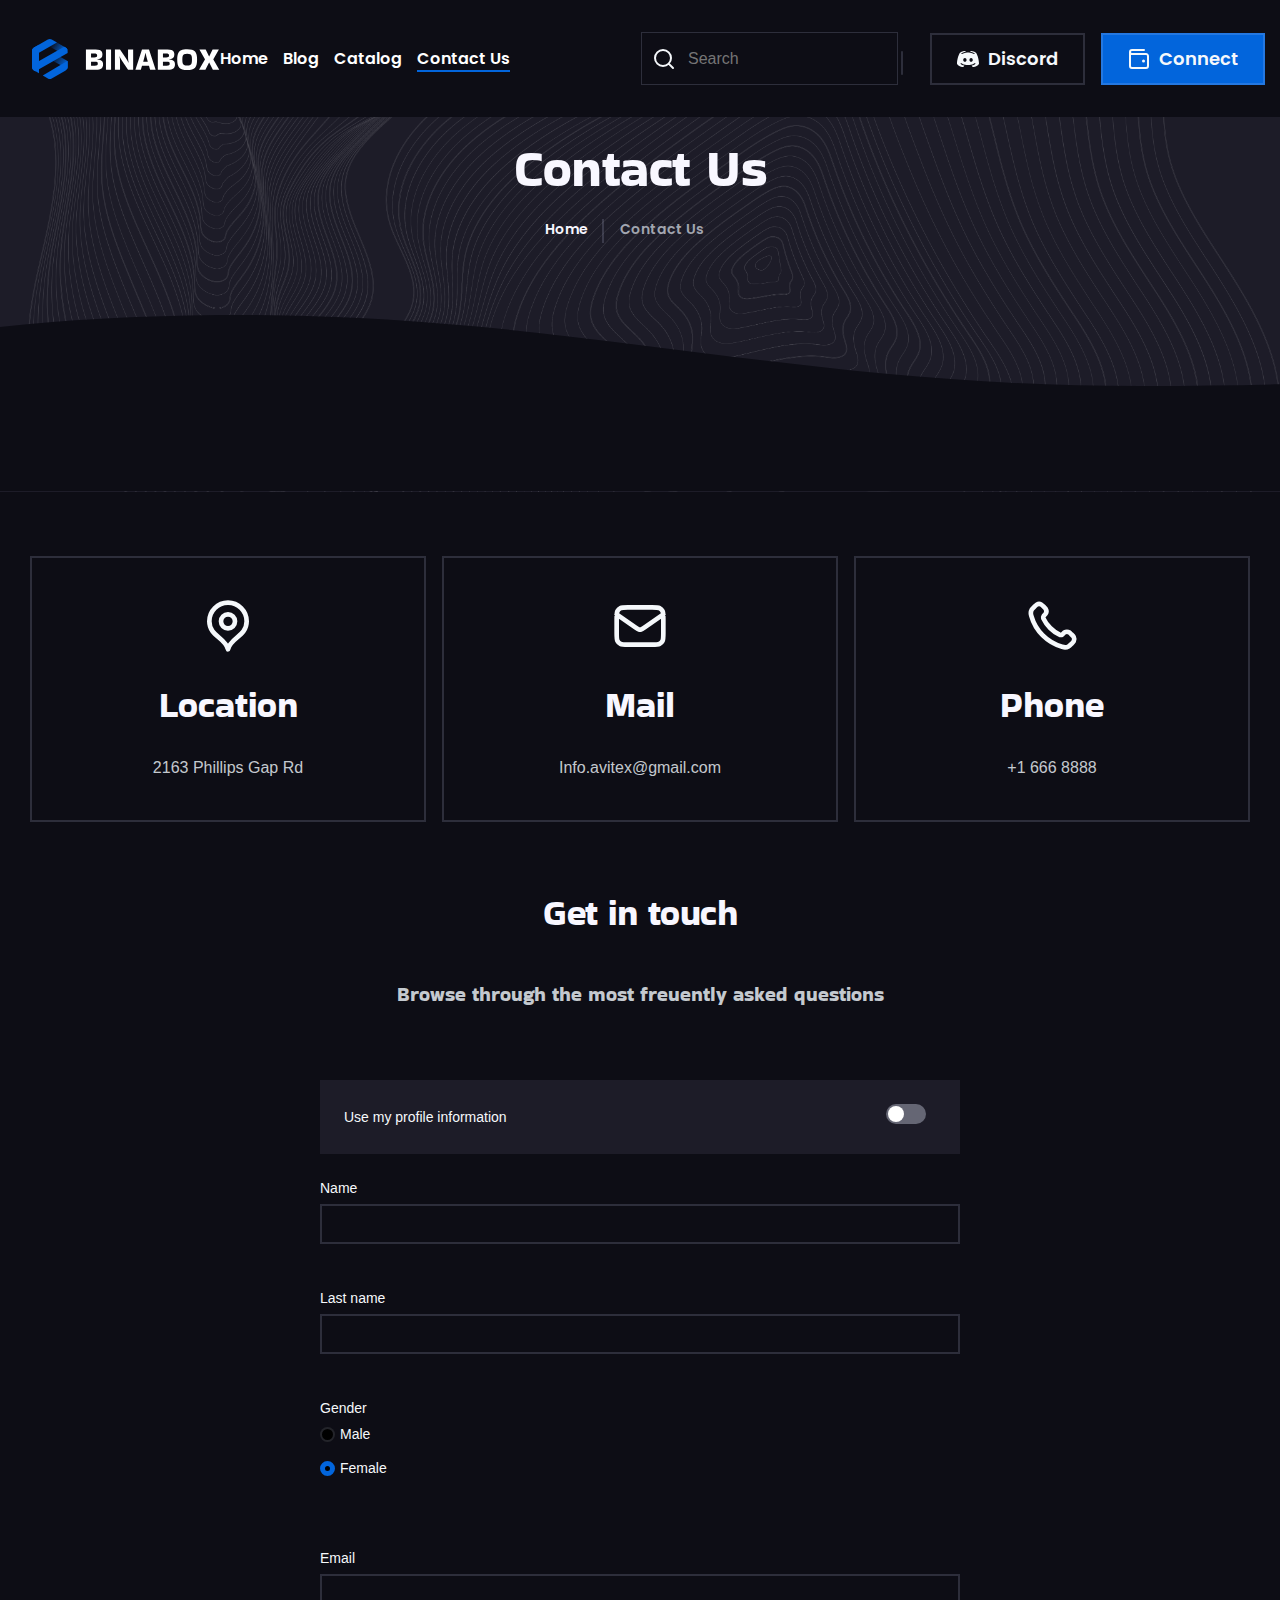
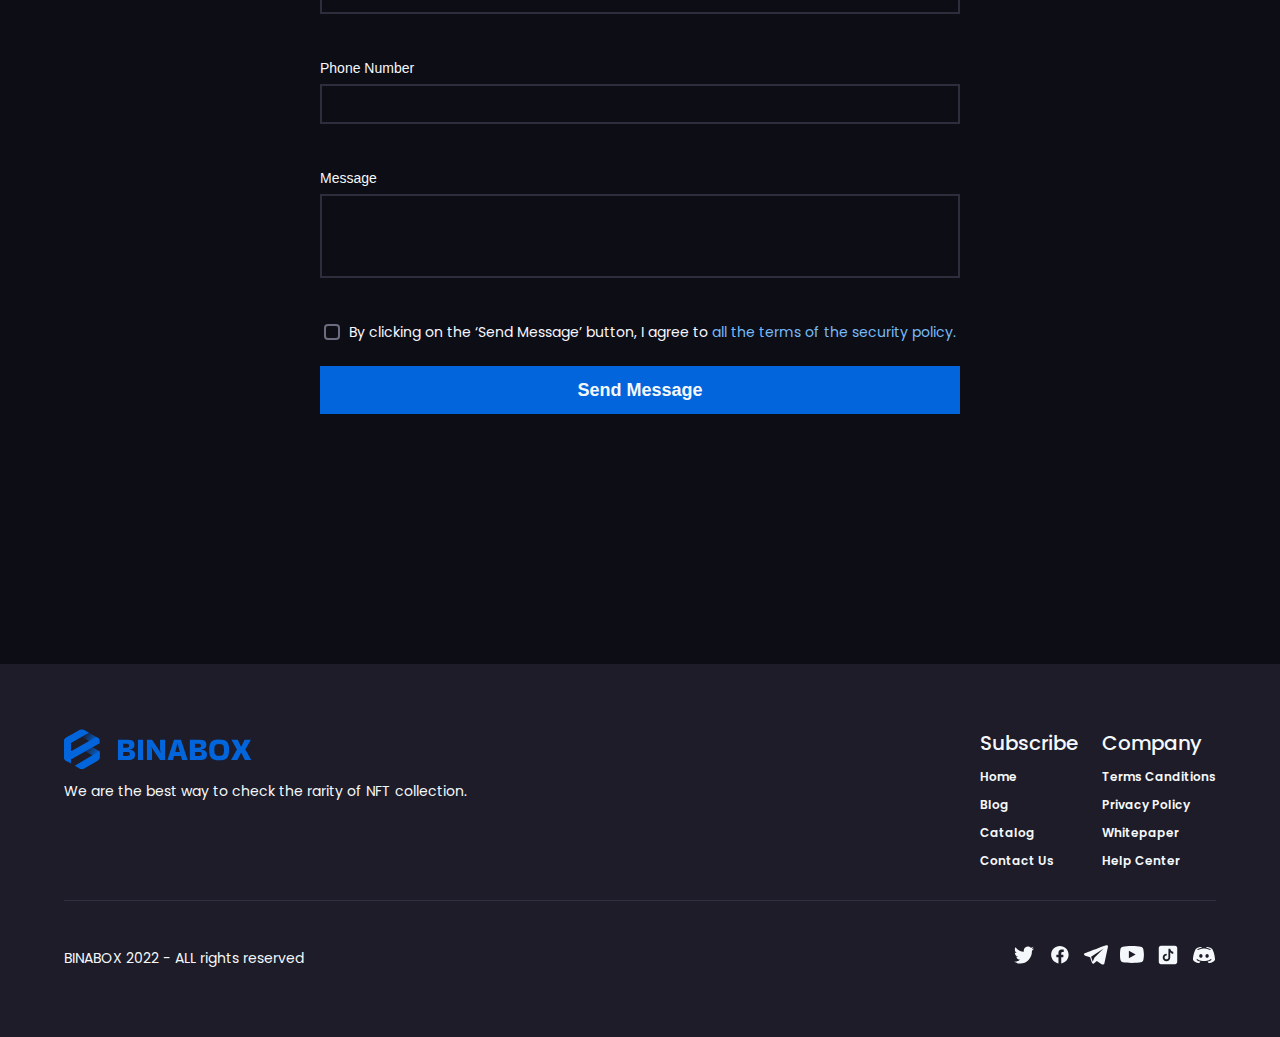
<file: contact-us.html>
<contact-us html>
  <html lang="en">
    <head>
      <meta charset="UTF-8" />
      <meta name="viewport" content="width=device-width, initial-scale=1.0" />
      <title>Contact Us</title>
      <link rel="preconnect" href="https://fonts.googleapis.com" />
      <link rel="preconnect" href="https://fonts.gstatic.com" crossorigin />
      <link
        href="https://fonts.googleapis.com/css2?family=Bakbak+One&family=Poppins:wght@400;500;600&display=swap"
        rel="stylesheet"
      />
      <link rel="stylesheet" href="./contact-us.css" />
    </head>
    <body>
      <header class="header">
        <a class="logo" href="./index.html">
          <svg
            width="188"
            height="42"
            viewBox="0 0 188 42"
            fill="none"
            xmlns="http://www.w3.org/2000/svg"
          >
            <g clip-path="url(#clip0_8639_3409)">
              <path
                d="M35.6379 23.0674V29.007C35.6379 29.0755 35.6366 29.144 35.6325 29.2124C35.6312 29.2258 35.6312 29.2406 35.6299 29.254C35.6272 29.2943 35.6245 29.3346 35.6205 29.3762C35.6164 29.4164 35.6124 29.4567 35.607 29.497C35.603 29.5359 35.5963 29.5748 35.5909 29.6124C35.5815 29.6701 35.5721 29.7265 35.5601 29.7842C35.5534 29.8205 35.5453 29.8554 35.5372 29.8916C35.5292 29.9225 35.5211 29.9547 35.5131 29.9869C35.5064 30.0164 35.4983 30.0446 35.4889 30.0742C35.4527 30.2044 35.4084 30.3332 35.3574 30.4594C35.3466 30.4862 35.3359 30.5144 35.3238 30.5413C35.293 30.6151 35.2594 30.6876 35.2232 30.7587C35.2057 30.795 35.1869 30.8299 35.1681 30.8648L35.1668 30.8634L28.4473 27.1238L17.9238 21.2661L25.8379 17.6232L35.4956 22.9896L35.6379 23.0674Z"
                fill="url(#paint0_linear_8639_3409)"
              />
              <path
                d="M35.5194 11.9829L33.471 13.5614L31.6576 16.4124L14.416 6.81513L20.9677 2.21379L24.9274 4.50104H24.9288L32.1851 8.6903L33.6872 9.55741C34.612 10.0916 35.2643 10.9722 35.5194 11.9829Z"
                fill="url(#paint1_linear_8639_3409)"
              />
              <path
                d="M24.9275 4.50101L0 18.7815V12.9373C0 11.5426 0.743624 10.254 1.95034 9.55738L15.8685 1.52248C17.0752 0.825839 18.5624 0.825839 19.7705 1.52248L24.9275 4.50101Z"
                fill="#0265DC"
              />
              <path
                d="M35.6376 12.9373V14.9655L3.43758 33.246L1.95034 32.3869C0.743624 31.689 0 30.4017 0 29.0071V26.9829L32.1852 8.69029L33.6872 9.55741C34.894 10.2541 35.6376 11.5426 35.6376 12.9373Z"
                fill="#0265DC"
              />
              <path
                d="M35.6384 22.9064V29.007C35.6384 29.0755 35.637 29.1439 35.633 29.2124C35.6316 29.2258 35.6316 29.2406 35.6303 29.254C35.6276 29.2943 35.6249 29.3345 35.6209 29.3762C35.6169 29.4164 35.6129 29.4567 35.6075 29.497C35.6035 29.5359 35.5967 29.5748 35.5914 29.6124C35.582 29.6701 35.5726 29.7265 35.5605 29.7842C35.5538 29.8205 35.5457 29.8554 35.5377 29.8916C35.5296 29.9225 35.5216 29.9547 35.5135 29.9869C35.5068 30.0164 35.4988 30.0446 35.4894 30.0741C35.4531 30.2043 35.4088 30.3332 35.3578 30.4594C35.3471 30.4862 35.3363 30.5144 35.3243 30.5413C35.2934 30.6151 35.2598 30.6876 35.2236 30.7587C35.2061 30.7949 35.1873 30.8298 35.1686 30.8647C35.1471 30.9037 35.1256 30.9426 35.1028 30.9802C35.0813 31.0191 35.0571 31.0567 35.0343 31.0943C34.986 31.1681 34.9363 31.2419 34.884 31.3131C34.8303 31.3856 34.7753 31.4553 34.7189 31.5225C34.6894 31.5574 34.6598 31.5909 34.6303 31.6231C34.6008 31.6567 34.5699 31.6889 34.539 31.7211C34.4773 31.7856 34.4129 31.8486 34.3457 31.9077C34.3202 31.9319 34.2934 31.9547 34.2665 31.9775C34.2504 31.9909 34.2343 32.0043 34.2182 32.0178C34.186 32.046 34.1525 32.0728 34.1175 32.0983C34.084 32.1251 34.0504 32.1507 34.0142 32.1748C33.9471 32.2245 33.8773 32.2715 33.8061 32.3158C33.7672 32.3399 33.7283 32.3641 33.688 32.3869L19.7712 40.4218C18.5632 41.1184 17.0759 41.1184 15.8692 40.4218L10.7793 37.4835L28.4478 27.1238L35.4961 22.9896L35.6384 22.9064Z"
                fill="#0265DC"
              />
              <path
                d="M6.99866 6.64331V35.301L3.43758 33.246L1.95034 32.3869C0.743624 31.6889 0 30.4017 0 29.0071V12.9373C0 11.5426 0.743624 10.254 1.95034 9.5574L6.99866 6.64331Z"
                fill="#0265DC"
              />
            </g>
            <path
              d="M71.072 26.528C71.072 28.2347 70.5387 29.5253 69.472 30.4C68.4267 31.2747 66.5707 31.712 63.904 31.712H53.92V11.456H55.168H63.584C65.3547 11.456 66.7307 11.648 67.712 12.032C68.7147 12.3947 69.4187 12.9387 69.824 13.664C70.2293 14.3893 70.432 15.296 70.432 16.384C70.432 17.8773 70.0693 19.04 69.344 19.872C68.64 20.6827 67.3067 21.1733 65.344 21.344V21.44C66.7947 21.5467 67.936 21.792 68.768 22.176C69.6 22.5387 70.1867 23.072 70.528 23.776C70.8907 24.48 71.072 25.3973 71.072 26.528ZM62.176 15.488H59.04V19.456H62.176C63.2213 19.456 63.9787 19.328 64.448 19.072C64.9173 18.7947 65.152 18.2613 65.152 17.472C65.152 16.704 64.9173 16.1813 64.448 15.904C63.9787 15.6267 63.2213 15.488 62.176 15.488ZM62.816 23.648H59.04V27.712H62.816C63.8613 27.712 64.6187 27.5733 65.088 27.296C65.5573 26.9973 65.792 26.4533 65.792 25.664C65.792 24.8533 65.5573 24.32 65.088 24.064C64.6187 23.7867 63.8613 23.648 62.816 23.648ZM79.0713 31.712H73.9513V11.456H79.0713V31.712ZM96.04 11.456H101.16V31.712H96.072L90.312 23.136C89.864 22.4533 89.4907 21.8773 89.192 21.408C88.8933 20.9387 88.616 20.4693 88.36 20C88.104 19.5307 87.816 18.976 87.496 18.336L87.4 18.464C87.6987 19.488 87.88 20.448 87.944 21.344C88.008 22.2187 88.04 23.072 88.04 23.904V31.712H82.92V11.456H88.008L93.768 20.032C94.216 20.6933 94.5893 21.2693 94.888 21.76C95.1867 22.2293 95.464 22.6987 95.72 23.168C95.976 23.6373 96.264 24.192 96.584 24.832L96.68 24.704C96.4667 23.808 96.3067 22.944 96.2 22.112C96.0933 21.2587 96.04 20.416 96.04 19.584V11.456ZM123.574 31.616V31.712H118.134C117.984 31.2 117.803 30.6133 117.59 29.952C117.398 29.2907 117.184 28.5867 116.95 27.84H110.038C109.611 29.3333 109.216 30.624 108.854 31.712H103.414V31.648L109.974 11.456H117.014L123.574 31.616ZM113.43 15.104C113.216 16.192 112.907 17.5147 112.502 19.072C112.096 20.6293 111.67 22.2187 111.222 23.84H115.798C115.328 22.2187 114.891 20.6293 114.486 19.072C114.08 17.5147 113.771 16.192 113.558 15.104H113.43ZM142.978 26.528C142.978 28.2347 142.445 29.5253 141.378 30.4C140.333 31.2747 138.477 31.712 135.81 31.712H125.826V11.456H127.074H135.49C137.261 11.456 138.637 11.648 139.618 12.032C140.621 12.3947 141.325 12.9387 141.73 13.664C142.136 14.3893 142.338 15.296 142.338 16.384C142.338 17.8773 141.976 19.04 141.25 19.872C140.546 20.6827 139.213 21.1733 137.25 21.344V21.44C138.701 21.5467 139.842 21.792 140.674 22.176C141.506 22.5387 142.093 23.072 142.434 23.776C142.797 24.48 142.978 25.3973 142.978 26.528ZM134.082 15.488H130.946V19.456H134.082C135.128 19.456 135.885 19.328 136.354 19.072C136.824 18.7947 137.058 18.2613 137.058 17.472C137.058 16.704 136.824 16.1813 136.354 15.904C135.885 15.6267 135.128 15.488 134.082 15.488ZM134.722 23.648H130.946V27.712H134.722C135.768 27.712 136.525 27.5733 136.994 27.296C137.464 26.9973 137.698 26.4533 137.698 25.664C137.698 24.8533 137.464 24.32 136.994 24.064C136.525 23.7867 135.768 23.648 134.722 23.648ZM145.218 21.568C145.218 18.9867 145.506 16.9387 146.082 15.424C146.679 13.9093 147.692 12.8213 149.122 12.16C150.572 11.4987 152.588 11.168 155.17 11.168C157.111 11.168 158.722 11.3493 160.002 11.712C161.282 12.0747 162.295 12.6613 163.042 13.472C163.788 14.2827 164.311 15.36 164.61 16.704C164.93 18.0267 165.09 19.648 165.09 21.568C165.09 23.5093 164.93 25.152 164.61 26.496C164.311 27.8187 163.788 28.8853 163.042 29.696C162.295 30.5067 161.282 31.0933 160.002 31.456C158.722 31.8187 157.111 32 155.17 32C153.228 32 151.618 31.8187 150.338 31.456C149.058 31.0933 148.044 30.5067 147.298 29.696C146.551 28.8853 146.018 27.8187 145.698 26.496C145.378 25.152 145.218 23.5093 145.218 21.568ZM155.17 27.52C156.535 27.52 157.559 27.3493 158.242 27.008C158.924 26.6667 159.383 26.0693 159.618 25.216C159.852 24.3413 159.97 23.1253 159.97 21.568C159.97 20.032 159.852 18.8373 159.618 17.984C159.383 17.1307 158.924 16.5333 158.242 16.192C157.559 15.8293 156.535 15.648 155.17 15.648C153.826 15.648 152.802 15.8293 152.098 16.192C151.415 16.5333 150.946 17.1307 150.69 17.984C150.455 18.8373 150.338 20.032 150.338 21.568C150.338 23.1253 150.455 24.3413 150.69 25.216C150.946 26.0693 151.415 26.6667 152.098 27.008C152.802 27.3493 153.826 27.52 155.17 27.52ZM181.351 21.376L187.271 31.712H180.871L177.191 24.544H177.095L173.415 31.712H167.015L172.935 21.376V21.216L167.399 11.456H173.703L177.095 18.496H177.191L180.583 11.456H186.887L181.351 21.216V21.376Z"
              fill="white"
            />
            <defs>
              <linearGradient
                id="paint0_linear_8639_3409"
                x1="34.5641"
                y1="27.4433"
                x2="20.2688"
                y2="17.6446"
                gradientUnits="userSpaceOnUse"
              >
                <stop stop-color="#0265DC" />
                <stop offset="1" stop-color="#0265DC" stop-opacity="0" />
              </linearGradient>
              <linearGradient
                id="paint1_linear_8639_3409"
                x1="32.2147"
                y1="13.8863"
                x2="19.2617"
                y2="5.49701"
                gradientUnits="userSpaceOnUse"
              >
                <stop stop-color="#0265DC" />
                <stop offset="1" stop-color="#0265DC" stop-opacity="0" />
              </linearGradient>
              <clipPath id="clip0_8639_3409">
                <rect
                  width="36"
                  height="40"
                  fill="white"
                  transform="translate(0 1)"
                />
              </clipPath>
            </defs>
          </svg>
        </a>

        <nav class="nav__header__bar">
          <ul class="header__bar__list">
            <li class="list__item__bar">
              <a href="./index.html" class="header_nav_link">Home</a>
            </li>
            <li class="list__item__bar">
              <a href="./blog.html" class="header_nav_link">Blog</a>
            </li>
            <li class="list__item__bar">
              <a href="./Catalog.html" class="header_nav_link">Catalog</a>
            </li>
            <li class="list__item__bar">
              <a
                href="./contact-us.html"
                class="header_nav_link"
                aria-current="page"
                >Contact Us</a
              >
            </li>
          </ul>
        </nav>

        <div class="search_box">
          <form class="search__field">
            <button class="search-btn" type="submit">
              <svg
                width="24"
                height="24"
                viewBox="0 0 24 24"
                fill="none"
                xmlns="http://www.w3.org/2000/svg"
              >
                <path
                  d="M21 21L16.65 16.65M19 11C19 15.4183 15.4183 19 11 19C6.58172 19 3 15.4183 3 11C3 6.58172 6.58172 3 11 3C15.4183 3 19 6.58172 19 11Z"
                  stroke="#F5F8FB"
                  stroke-width="2"
                  stroke-linecap="round"
                  stroke-linejoin="round"
                />
              </svg>
            </button>
            <input type="search" class="search-input" placeholder="Search" />
          </form>
          <!-- --------------------------------- -->

          <div class="discord-link-box">
            <a class="discord-btn is-white" href="#"
              ><svg
                width="24"
                height="24"
                viewBox="0 0 24 24"
                fill="none"
                xmlns="http://www.w3.org/2000/svg"
              >
                <path
                  d="M19.9511 5.77432C18.0474 4.26701 15.0358 4.01151 14.9069 4.00231C14.707 3.98577 14.5165 4.09606 14.4343 4.27804C14.4268 4.28907 14.3614 4.43796 14.2886 4.66957C15.5477 4.87913 17.0946 5.30007 18.4939 6.15482C18.7181 6.29085 18.7872 6.58128 18.6489 6.80186C18.5574 6.94708 18.4023 7.02612 18.2417 7.02612C18.1557 7.02612 18.0679 7.00222 17.9895 6.95443C15.5832 5.48573 12.5791 5.4122 12 5.4122C11.4209 5.4122 8.41491 5.48573 6.01053 6.95443C5.78635 7.0923 5.49117 7.02428 5.35292 6.8037C5.21281 6.58128 5.28193 6.29269 5.50611 6.15482C6.9054 5.30191 8.45228 4.87913 9.71145 4.67141C9.63859 4.43796 9.5732 4.29091 9.5676 4.27804C9.48353 4.09606 9.29484 3.98209 9.09307 4.00231C8.96416 4.01151 5.95262 4.26701 4.02276 5.79454C3.0158 6.71179 1 12.0719 1 16.706C1 16.7887 1.02242 16.8677 1.06352 16.9394C2.45346 19.3438 6.24779 19.9724 7.11277 20C7.11651 20 7.12211 20 7.12772 20C7.28091 20 7.42476 19.9283 7.51444 19.807L8.38876 18.6232C6.02921 18.024 4.82422 17.0056 4.7551 16.9449C4.55707 16.774 4.53838 16.4762 4.71399 16.2814C4.88774 16.0865 5.19039 16.0681 5.38842 16.2391C5.41644 16.2648 7.63587 18.1177 12 18.1177C16.3716 18.1177 18.591 16.2575 18.6135 16.2391C18.8115 16.07 19.1123 16.0865 19.2879 16.2832C19.4616 16.478 19.4429 16.774 19.2449 16.9449C19.1758 17.0056 17.9708 18.024 15.6112 18.6232L16.4856 19.807C16.5752 19.9283 16.7191 20 16.8723 20C16.8779 20 16.8835 20 16.8872 20C17.7522 19.9724 21.5465 19.3438 22.9365 16.9394C22.9776 16.8677 23 16.7887 23 16.706C23 12.0719 20.9842 6.71179 19.9511 5.77432ZM8.8913 14.8237C7.96654 14.8237 7.21739 13.9818 7.21739 12.9414C7.21739 11.901 7.96654 11.0591 8.8913 11.0591C9.81607 11.0591 10.5652 11.901 10.5652 12.9414C10.5652 13.9818 9.81607 14.8237 8.8913 14.8237ZM15.1087 14.8237C14.1839 14.8237 13.4348 13.9818 13.4348 12.9414C13.4348 11.901 14.1839 11.0591 15.1087 11.0591C16.0335 11.0591 16.7826 11.901 16.7826 12.9414C16.7826 13.9818 16.0335 14.8237 15.1087 14.8237Z"
                  fill="#F5F8FB"
                />
              </svg>

              Discord
            </a>

            <button class="connect-button is-blue">
              <svg
                width="24"
                height="24"
                viewBox="0 0 24 24"
                fill="none"
                xmlns="http://www.w3.org/2000/svg"
              >
                <path
                  d="M16.5 14H16.51M3 5V19C3 20.1046 3.89543 21 5 21H19C20.1046 21 21 20.1046 21 19V9C21 7.89543 20.1046 7 19 7L5 7C3.89543 7 3 6.10457 3 5ZM3 5C3 3.89543 3.89543 3 5 3H17M17 14C17 14.2761 16.7761 14.5 16.5 14.5C16.2239 14.5 16 14.2761 16 14C16 13.7239 16.2239 13.5 16.5 13.5C16.7761 13.5 17 13.7239 17 14Z"
                  stroke="#F5F8FB"
                  stroke-width="2"
                  stroke-linecap="round"
                  stroke-linejoin="round"
                />
              </svg>

              Connect
            </button>
          </div>
        </div>
      </header>

      <section class="blog_section">
        <div class="header-nav_block">
          <h1 class="blog_header">Contact Us</h1>
          <ul class="blog-page_breadcrumbs">
            <li class="breadcrumbs_item">
              <a class="blog-page_link" href="/index.html">Home</a>
            </li>
            <li class="breadcrumbs_item">Contact Us</li>
          </ul>
        </div>
      </section>

      <section>
        <!-- ------------------------------------------ -->
        <ul class="header-nav-info_list">
          <li>
            <a href="" class="header-nav-info_linc"
              ><svg
                width="56"
                height="56"
                viewBox="0 0 24 24"
                fill="none"
                xmlns="http://www.w3.org/2000/svg"
              >
                <path
                  d="M12 22C13 17 20 16.4183 20 10C20 5.58172 16.4183 2 12 2C7.58172 2 4 5.58172 4 10C4 16.4183 11 17 12 22Z"
                  stroke="#F5F8FB"
                  stroke-width="2"
                  stroke-linecap="round"
                  stroke-linejoin="round"
                />
                <path
                  d="M12 13C13.6569 13 15 11.6569 15 10C15 8.34315 13.6569 7 12 7C10.3431 7 9 8.34315 9 10C9 11.6569 10.3431 13 12 13Z"
                  stroke="#F5F8FB"
                  stroke-width="2"
                  stroke-linecap="round"
                  stroke-linejoin="round"
                />
              </svg>

              Location
              <p>2163 Phillips Gap Rd</p></a
            >
          </li>
          <li>
            <a href="mailto:Info.avitex@gmail.com" class="header-nav-info_linc"
              ><svg
                width="56"
                height="56"
                viewBox="0 0 24 24"
                fill="none"
                xmlns="http://www.w3.org/2000/svg"
              >
                <path
                  d="M2 7L10.1649 12.7154C10.8261 13.1783 11.1567 13.4097 11.5163 13.4993C11.8339 13.5785 12.1661 13.5785 12.4837 13.4993C12.8433 13.4097 13.1739 13.1783 13.8351 12.7154L22 7M6.8 20H17.2C18.8802 20 19.7202 20 20.362 19.673C20.9265 19.3854 21.3854 18.9265 21.673 18.362C22 17.7202 22 16.8802 22 15.2V8.8C22 7.11984 22 6.27976 21.673 5.63803C21.3854 5.07354 20.9265 4.6146 20.362 4.32698C19.7202 4 18.8802 4 17.2 4H6.8C5.11984 4 4.27976 4 3.63803 4.32698C3.07354 4.6146 2.6146 5.07354 2.32698 5.63803C2 6.27976 2 7.11984 2 8.8V15.2C2 16.8802 2 17.7202 2.32698 18.362C2.6146 18.9265 3.07354 19.3854 3.63803 19.673C4.27976 20 5.11984 20 6.8 20Z"
                  stroke="#F5F8FB"
                  stroke-width="2"
                  stroke-linecap="round"
                  stroke-linejoin="round"
                />
              </svg>
              Mail
              <p>Info.avitex@gmail.com</p></a
            >
          </li>
          <li>
            <a href="tel:+1 666 8888" class="header-nav-info_linc"
              ><svg
                width="56"
                height="56"
                viewBox="0 0 24 24"
                fill="none"
                xmlns="http://www.w3.org/2000/svg"
              >
                <path
                  d="M8.38028 8.85323C9.07627 10.3028 10.0251 11.6615 11.2266 12.8631C12.4282 14.0646 13.7869 15.0134 15.2365 15.7094C15.3612 15.7693 15.4235 15.7992 15.5024 15.8222C15.7828 15.904 16.127 15.8453 16.3644 15.6752C16.4313 15.6274 16.4884 15.5702 16.6027 15.4559C16.9523 15.1063 17.1271 14.9315 17.3029 14.8172C17.9658 14.3862 18.8204 14.3862 19.4833 14.8172C19.6591 14.9315 19.8339 15.1063 20.1835 15.4559L20.3783 15.6508C20.9098 16.1822 21.1755 16.448 21.3198 16.7333C21.6069 17.3009 21.6069 17.9712 21.3198 18.5387C21.1755 18.8241 20.9098 19.0898 20.3783 19.6213L20.2207 19.7789C19.6911 20.3085 19.4263 20.5733 19.0662 20.7756C18.6667 21 18.0462 21.1614 17.588 21.16C17.1751 21.1588 16.8928 21.0787 16.3284 20.9185C13.295 20.0575 10.4326 18.433 8.04466 16.045C5.65668 13.6571 4.03221 10.7947 3.17124 7.76131C3.01103 7.19687 2.93092 6.91464 2.9297 6.5017C2.92833 6.04347 3.08969 5.42298 3.31411 5.02348C3.51636 4.66345 3.78117 4.39863 4.3108 3.86901L4.46843 3.71138C4.99987 3.17993 5.2656 2.91421 5.55098 2.76987C6.11854 2.4828 6.7888 2.4828 7.35636 2.76987C7.64174 2.91421 7.90747 3.17993 8.43891 3.71138L8.63378 3.90625C8.98338 4.25585 9.15819 4.43065 9.27247 4.60643C9.70347 5.26932 9.70347 6.1239 9.27247 6.78679C9.15819 6.96257 8.98338 7.13738 8.63378 7.48698C8.51947 7.60129 8.46231 7.65845 8.41447 7.72526C8.24446 7.96269 8.18576 8.30695 8.26748 8.5873C8.29048 8.6662 8.32041 8.72854 8.38028 8.85323Z"
                  stroke="#F5F8FB"
                  stroke-width="2"
                  stroke-linecap="round"
                  stroke-linejoin="round"
                />
              </svg>
              Phone
              <p>+1 666 8888</p></a
            >
          </li>
        </ul>
      </section>
      <!-- ---------------------------------------------------------------------------- -->
      <main class="contact-us_main">
        <h2 class="form-header">Get in touch</h2>
        <p class="form-text">
          Browse through the most freuently asked questions
        </p>
        <!-- ---------------------------------- -->
        <form class="form" action="#" method="post" autocomplete="on">
          <div class="form_header-block">
            <p>Use my profile information</p>
            <label class="switch" for="use-profile-info">
              <input
                class="use-profile_button is-none"
                type="checkbox"
                id="use-profile-info"
                required
              />
              <span class="slider"></span>
            </label>
          </div>

          <div class="form_input-box">
            <label>Name</label>

            <input
              class="input-stile"
              type="text"
              id="name"
              name="name"
              pattern="[A-Za-zА-Яа-яЁё\s]+"
              required
            />
          </div>

          <div class="form_input-box">
            <label>Last name</label>

            <input
              class="input-stile"
              type="text"
              id="last-name"
              name="last-name"
              pattern="[A-Za-zА-Яа-яЁё\s]+"
              required
            />
          </div>

          <div class="form_input-box">
            <label>Gender</label>

            <div class="radio_button-box">
              <div>
                <input
                  checked
                  class="radio-input is-none"
                  type="radio"
                  id="male"
                  name="Gender"
                  value="male"
                  required
                />
                <label for="male" class="radio-label">Male</label>
              </div>
              <div>
                <input
                  checked
                  class="radio-input is-none"
                  type="radio"
                  id="female"
                  name="Gender"
                  value="female"
                  required
                />
                <label for="female" class="radio-label">Female</label>
              </div>
            </div>
          </div>

          <div class="form_input-box">
            <label>Email</label>

            <input
              type="email"
              id="email"
              name="email"
              class="input-stile"
              pattern="[A-Za-z0-9._%+-]+@[A-Za-z0-9.-]+\.[A-Za-z]{2,}"
              required
            />
          </div>

          <div class="form_input-box">
            <label>Phone Number</label>

            <input
              class="input-stile"
              type="tel"
              id="your-phone-number"
              name="Phone number"
              required
            />
          </div>
          <div class="form_input-box">
            <label>Message</label>

            <textarea
              id="message"
              name="Message"
              rows="4"
              cols="50"
              required
            ></textarea>
          </div>

          <div class="security-policyaside_checkbox-aria">
            <div>
              <input
                type="checkbox"
                class="security-policy_input-button"
                id="combatant_checkbox"
                name="combatant_checkbox"
              />
              <label
                for="combatant_checkbox"
                class="security-policy_castom_cheackbox"
              ></label>
              <p>
                By clicking on the ‘Send Message’ button, I agree to
                <a href="#" class="content_text_link"
                  >all the terms of the security policy.</a
                >
              </p>
            </div>
          </div>

          <button class="send-messege_button is-blue" type="submit">
            Send Message
          </button>
        </form>
      </main>
      <!-- ------------------------------------------------------------------Footer -->
      <footer class="footer">
        <div class="footer-countainer">
          <div class="footer_bar_box">
            <div class="footer_logo_box">
              <strong class="logo-footer"
                ><svg
                  width="188"
                  height="43"
                  viewBox="0 0 188 43"
                  fill="none"
                  xmlns="http://www.w3.org/2000/svg"
                >
                  <g clip-path="url(#clip0_8639_3499)">
                    <path
                      d="M35.6379 23.3105V29.2501C35.6379 29.3186 35.6366 29.387 35.6325 29.4555C35.6312 29.4689 35.6312 29.4837 35.6299 29.4971C35.6272 29.5374 35.6245 29.5776 35.6205 29.6192C35.6164 29.6595 35.6124 29.6998 35.607 29.74C35.603 29.779 35.5963 29.8179 35.5909 29.8555C35.5815 29.9132 35.5721 29.9696 35.5601 30.0273C35.5534 30.0635 35.5453 30.0984 35.5372 30.1347C35.5292 30.1655 35.5211 30.1978 35.5131 30.23C35.5064 30.2595 35.4983 30.2877 35.4889 30.3172C35.4527 30.4474 35.4084 30.5763 35.3574 30.7025C35.3466 30.7293 35.3359 30.7575 35.3238 30.7843C35.293 30.8582 35.2594 30.9306 35.2232 31.0018C35.2057 31.038 35.1869 31.0729 35.1681 31.1078L35.1668 31.1065L28.4473 27.3669L17.9238 21.5092L25.8379 17.8662L35.4956 23.2327L35.6379 23.3105Z"
                      fill="url(#paint0_linear_8639_3499)"
                    />
                    <path
                      d="M35.5194 12.2262L33.471 13.8047L31.6576 16.6557L14.416 7.05837L20.9677 2.45703L24.9274 4.74428H24.9288L32.1851 8.93354L33.6872 9.80065C34.612 10.3349 35.2643 11.2154 35.5194 12.2262Z"
                      fill="url(#paint1_linear_8639_3499)"
                    />
                    <path
                      d="M24.9275 4.74417L0 19.0247V13.1804C0 11.7858 0.743624 10.4972 1.95034 9.80055L15.8685 1.76565C17.0752 1.069 18.5624 1.069 19.7705 1.76565L24.9275 4.74417Z"
                      fill="#0265DC"
                    />
                    <path
                      d="M35.6376 13.1803V15.2085L3.43758 33.4891L1.95034 32.63C0.743624 31.932 0 30.6448 0 29.2501V27.226L32.1852 8.93335L33.6872 9.80046C34.894 10.4971 35.6376 11.7857 35.6376 13.1803Z"
                      fill="#0265DC"
                    />
                    <path
                      d="M35.6384 23.1494V29.2501C35.6384 29.3185 35.637 29.387 35.633 29.4555C35.6316 29.4689 35.6316 29.4836 35.6303 29.4971C35.6276 29.5373 35.6249 29.5776 35.6209 29.6192C35.6169 29.6595 35.6129 29.6998 35.6075 29.74C35.6035 29.7789 35.5967 29.8179 35.5914 29.8555C35.582 29.9132 35.5726 29.9695 35.5605 30.0273C35.5538 30.0635 35.5457 30.0984 35.5377 30.1346C35.5296 30.1655 35.5216 30.1977 35.5135 30.23C35.5068 30.2595 35.4988 30.2877 35.4894 30.3172C35.4531 30.4474 35.4088 30.5763 35.3578 30.7024C35.3471 30.7293 35.3363 30.7575 35.3243 30.7843C35.2934 30.8581 35.2598 30.9306 35.2236 31.0018C35.2061 31.038 35.1873 31.0729 35.1686 31.1078C35.1471 31.1467 35.1256 31.1857 35.1028 31.2232C35.0813 31.2622 35.0571 31.2997 35.0343 31.3373C34.986 31.4112 34.9363 31.485 34.884 31.5561C34.8303 31.6286 34.7753 31.6984 34.7189 31.7655C34.6894 31.8004 34.6598 31.834 34.6303 31.8662C34.6008 31.8997 34.5699 31.932 34.539 31.9642C34.4773 32.0286 34.4129 32.0917 34.3457 32.1508C34.3202 32.1749 34.2934 32.1977 34.2665 32.2206C34.2504 32.234 34.2343 32.2474 34.2182 32.2608C34.186 32.289 34.1525 32.3159 34.1175 32.3414C34.084 32.3682 34.0504 32.3937 34.0142 32.4179C33.9471 32.4675 33.8773 32.5145 33.8061 32.5588C33.7672 32.583 33.7283 32.6071 33.688 32.63L19.7712 40.6649C18.5632 41.3615 17.0759 41.3615 15.8692 40.6649L10.7793 37.7266L28.4478 27.3669L35.4961 23.2326L35.6384 23.1494Z"
                      fill="#0265DC"
                    />
                    <path
                      d="M6.99866 6.88647V35.5442L3.43758 33.4892L1.95034 32.6301C0.743624 31.9321 0 30.6449 0 29.2502V13.1804C0 11.7858 0.743624 10.4972 1.95034 9.80057L6.99866 6.88647Z"
                      fill="#0265DC"
                    />
                  </g>
                  <path
                    d="M71.072 26.7712C71.072 28.4778 70.5387 29.7685 69.472 30.6432C68.4267 31.5178 66.5707 31.9552 63.904 31.9552H53.92V11.6992H55.168H63.584C65.3547 11.6992 66.7307 11.8912 67.712 12.2752C68.7147 12.6378 69.4187 13.1818 69.824 13.9072C70.2293 14.6325 70.432 15.5392 70.432 16.6272C70.432 18.1205 70.0693 19.2832 69.344 20.1152C68.64 20.9258 67.3067 21.4165 65.344 21.5872V21.6832C66.7947 21.7898 67.936 22.0352 68.768 22.4192C69.6 22.7818 70.1867 23.3152 70.528 24.0192C70.8907 24.7232 71.072 25.6405 71.072 26.7712ZM62.176 15.7312H59.04V19.6992H62.176C63.2213 19.6992 63.9787 19.5712 64.448 19.3152C64.9173 19.0378 65.152 18.5045 65.152 17.7152C65.152 16.9472 64.9173 16.4245 64.448 16.1472C63.9787 15.8698 63.2213 15.7312 62.176 15.7312ZM62.816 23.8912H59.04V27.9552H62.816C63.8613 27.9552 64.6187 27.8165 65.088 27.5392C65.5573 27.2405 65.792 26.6965 65.792 25.9072C65.792 25.0965 65.5573 24.5632 65.088 24.3072C64.6187 24.0298 63.8613 23.8912 62.816 23.8912ZM79.0713 31.9552H73.9513V11.6992H79.0713V31.9552ZM96.04 11.6992H101.16V31.9552H96.072L90.312 23.3792C89.864 22.6965 89.4907 22.1205 89.192 21.6512C88.8933 21.1818 88.616 20.7125 88.36 20.2432C88.104 19.7738 87.816 19.2192 87.496 18.5792L87.4 18.7072C87.6987 19.7312 87.88 20.6912 87.944 21.5872C88.008 22.4618 88.04 23.3152 88.04 24.1472V31.9552H82.92V11.6992H88.008L93.768 20.2752C94.216 20.9365 94.5893 21.5125 94.888 22.0032C95.1867 22.4725 95.464 22.9418 95.72 23.4112C95.976 23.8805 96.264 24.4352 96.584 25.0752L96.68 24.9472C96.4667 24.0512 96.3067 23.1872 96.2 22.3552C96.0933 21.5018 96.04 20.6592 96.04 19.8272V11.6992ZM123.574 31.8592V31.9552H118.134C117.984 31.4432 117.803 30.8565 117.59 30.1952C117.398 29.5338 117.184 28.8298 116.95 28.0832H110.038C109.611 29.5765 109.216 30.8672 108.854 31.9552H103.414V31.8912L109.974 11.6992H117.014L123.574 31.8592ZM113.43 15.3472C113.216 16.4352 112.907 17.7578 112.502 19.3152C112.096 20.8725 111.67 22.4618 111.222 24.0832H115.798C115.328 22.4618 114.891 20.8725 114.486 19.3152C114.08 17.7578 113.771 16.4352 113.558 15.3472H113.43ZM142.978 26.7712C142.978 28.4778 142.445 29.7685 141.378 30.6432C140.333 31.5178 138.477 31.9552 135.81 31.9552H125.826V11.6992H127.074H135.49C137.261 11.6992 138.637 11.8912 139.618 12.2752C140.621 12.6378 141.325 13.1818 141.73 13.9072C142.136 14.6325 142.338 15.5392 142.338 16.6272C142.338 18.1205 141.976 19.2832 141.25 20.1152C140.546 20.9258 139.213 21.4165 137.25 21.5872V21.6832C138.701 21.7898 139.842 22.0352 140.674 22.4192C141.506 22.7818 142.093 23.3152 142.434 24.0192C142.797 24.7232 142.978 25.6405 142.978 26.7712ZM134.082 15.7312H130.946V19.6992H134.082C135.128 19.6992 135.885 19.5712 136.354 19.3152C136.824 19.0378 137.058 18.5045 137.058 17.7152C137.058 16.9472 136.824 16.4245 136.354 16.1472C135.885 15.8698 135.128 15.7312 134.082 15.7312ZM134.722 23.8912H130.946V27.9552H134.722C135.768 27.9552 136.525 27.8165 136.994 27.5392C137.464 27.2405 137.698 26.6965 137.698 25.9072C137.698 25.0965 137.464 24.5632 136.994 24.3072C136.525 24.0298 135.768 23.8912 134.722 23.8912ZM145.218 21.8112C145.218 19.2298 145.506 17.1818 146.082 15.6672C146.679 14.1525 147.692 13.0645 149.122 12.4032C150.572 11.7418 152.588 11.4112 155.17 11.4112C157.111 11.4112 158.722 11.5925 160.002 11.9552C161.282 12.3178 162.295 12.9045 163.042 13.7152C163.788 14.5258 164.311 15.6032 164.61 16.9472C164.93 18.2698 165.09 19.8912 165.09 21.8112C165.09 23.7525 164.93 25.3952 164.61 26.7392C164.311 28.0618 163.788 29.1285 163.042 29.9392C162.295 30.7498 161.282 31.3365 160.002 31.6992C158.722 32.0618 157.111 32.2432 155.17 32.2432C153.228 32.2432 151.618 32.0618 150.338 31.6992C149.058 31.3365 148.044 30.7498 147.298 29.9392C146.551 29.1285 146.018 28.0618 145.698 26.7392C145.378 25.3952 145.218 23.7525 145.218 21.8112ZM155.17 27.7632C156.535 27.7632 157.559 27.5925 158.242 27.2512C158.924 26.9098 159.383 26.3125 159.618 25.4592C159.852 24.5845 159.97 23.3685 159.97 21.8112C159.97 20.2752 159.852 19.0805 159.618 18.2272C159.383 17.3738 158.924 16.7765 158.242 16.4352C157.559 16.0725 156.535 15.8912 155.17 15.8912C153.826 15.8912 152.802 16.0725 152.098 16.4352C151.415 16.7765 150.946 17.3738 150.69 18.2272C150.455 19.0805 150.338 20.2752 150.338 21.8112C150.338 23.3685 150.455 24.5845 150.69 25.4592C150.946 26.3125 151.415 26.9098 152.098 27.2512C152.802 27.5925 153.826 27.7632 155.17 27.7632ZM181.351 21.6192L187.271 31.9552H180.871L177.191 24.7872H177.095L173.415 31.9552H167.015L172.935 21.6192V21.4592L167.399 11.6992H173.703L177.095 18.7392H177.191L180.583 11.6992H186.887L181.351 21.4592V21.6192Z"
                    fill="#0265DC"
                  />
                  <defs>
                    <linearGradient
                      id="paint0_linear_8639_3499"
                      x1="34.5641"
                      y1="27.6863"
                      x2="20.2688"
                      y2="17.8877"
                      gradientUnits="userSpaceOnUse"
                    >
                      <stop stop-color="#0265DC" />
                      <stop offset="1" stop-color="#0265DC" stop-opacity="0" />
                    </linearGradient>
                    <linearGradient
                      id="paint1_linear_8639_3499"
                      x1="32.2147"
                      y1="14.1295"
                      x2="19.2617"
                      y2="5.74025"
                      gradientUnits="userSpaceOnUse"
                    >
                      <stop stop-color="#0265DC" />
                      <stop offset="1" stop-color="#0265DC" stop-opacity="0" />
                    </linearGradient>
                    <clipPath id="clip0_8639_3499">
                      <rect
                        width="36"
                        height="40"
                        fill="white"
                        transform="translate(0 1.24316)"
                      />
                    </clipPath>
                  </defs>
                </svg>
              </strong>

              <p>We are the best way to check the rarity of NFT collection.</p>
            </div>
            <div class="footer-nav-aria">
              <div class="footer-nav__box">
                <h3 class="footer-nav__heder">Subscribe</h3>
                <nav class="footer-nav">
                  <ul class="footer-nav__list">
                    <li class="footer-nav__item">
                      <a href="" class="footer-nav_link">Home</a>
                    </li>
                    <li class="footer-nav__item">
                      <a href="" class="footer-nav_link">Blog</a>
                    </li>
                    <li class="footer-nav__item">
                      <a href="" class="footer-nav_link">Catalog</a>
                    </li>
                    <li class="footer-nav__item">
                      <a href="" class="footer-nav_link">Contact Us</a>
                    </li>
                  </ul>
                </nav>
              </div>
              <div class="footer-nav__box">
                <h3 class="footer-nav__heder">Company</h3>
                <nav class="footer-nav">
                  <ul class="footer-nav__list">
                    <li class="footer-nav__item">
                      <a href="" class="footer-nav_link">Terms Canditions</a>
                    </li>
                    <li class="footer-nav__item">
                      <a href="" class="footer-nav_link">Privacy Policy</a>
                    </li>
                    <li class="footer-nav__item">
                      <a href="" class="footer-nav_link">Whitepaper</a>
                    </li>
                    <li class="footer-nav__item">
                      <a href="" class="footer-nav_link">Help Center</a>
                    </li>
                  </ul>
                </nav>
              </div>
            </div>
          </div>

          <div class="footer_info_box">
            <div class="footer_rigts_box">
              <p>BINABOX 2022 - ALL rights reserved</p>
              <ul class="footer_socials_box">
                <li class="social-card_items">
                  <a href="" class="footer_socials_link"
                    ><img
                      src="./img/socialsicon/tvitter.svg"
                      alt=""
                      width="24"
                      height="24"
                  /></a>
                </li>
                <li class="social-card_items">
                  <a href="" class="footer_socials_link"
                    ><img
                      src="./img/socialsicon/facebook.svg"
                      alt=""
                      width="24"
                      height="24"
                  /></a>
                </li>
                <li class="social-card_items">
                  <a href="" class="footer_socials_link"
                    ><img
                      src="./img/socialsicon/Telegram.svg"
                      alt=""
                      width="24"
                      height="24"
                  /></a>
                </li>
                <li class="social-card_items">
                  <a href="" class="footer_socials_link"
                    ><img
                      src="./img/socialsicon/YOUTUBE.svg"
                      alt=""
                      width="24"
                      height="24"
                  /></a>
                </li>
                <li class="social-card_items">
                  <a href="" class="footer_socials_link"
                    ><img
                      src="./img/socialsicon/Ticktok.svg"
                      alt=""
                      width="24"
                      height="24"
                  /></a>
                </li>
                <li class="social-card_items">
                  <a href="" class="footer_socials_link"
                    ><img
                      src="./img/socialsicon/Discord.svg"
                      alt=""
                      width="24"
                      height="24"
                  /></a>
                </li>
              </ul>
            </div>
          </div>
        </div>
      </footer>
    </body>
  </html>
</contact-us>
</file>
<file: catalog.css>
@import url(./index.css);
body {
  margin-inline: auto;
  font-weight: 400;
  font-size: 14px;
  line-height: 40px;
  background-color: #0d0d15;
}
/* main {
  display: flex;

  box-sizing: border-box;
  max-width: 1740px;
  padding: 64px 64px 150px;
  margin-top: 64px;
} */
/* ------------------------------------------------------Aside */
.catalog-aside {
  min-width: 320px;
  margin-right: 64px;
}
.aside_header {
  color: #f8f7ff;
  font-size: 24px;
  line-height: 32px;
  font-weight: 400;
  font-family: "Bakbak One", Arial, Helvetica, sans-serif;
}
.aside_details {
  position: relative;
  background-color: #1d1c28;
  margin-bottom: 21px;
}
.aside_summary {
  list-style: none;
  display: flex;
  align-items: center;
  justify-content: space-between;
  background-color: #1d1c28;
  cursor: pointer;
  padding: 24px;
}
.aside_summary::after {
  content: "";
  position: absolute;
  top: 28px;
  right: 8px;
  width: 24px;
  height: 24px;
  background-image: url(./img/Symbols/plus.svg);
}

.aside_details[open] .aside_summary::after {
  background-image: url(./img/Symbols/minus.svg);
}

.aside_checkbox-aria {
  border-top: 1px solid #bfc5ee1f;
  padding: 16px 24px 24px;
}
.aside_checkbox-aria p {
  margin-left: 28px;
  margin-bottom: 8px;
}
.aside_checkbox-aria div {
  position: relative;
}
/* -------------------------------------------input buttoms */




.form_footer-block {
  position: relative;
  width: 100%;
  display: flex;
  align-items: center;
  gap: 5px;
}
.aside_input-button {
  display: none;
}
.aside-castom_cheackbox {
  position: absolute;
  box-sizing: border-box;
  top: 11px;
  left: 0px;
  width: 16px;
  height: 16px;
  border: 2px solid #d4d9f279;
  border-radius: 4px;
  background: #0d0d15;
  cursor: pointer;
  transition: all 0.3s ease;
}
.aside_input-button:checked + .aside-castom_cheackbox {
  background: #0265dc url("./img/Symbols/Cheack-white.svg") no-repeat center/60%;
  border: none;
  box-sizing: border-box;
}
.aside-castom_cheackbox:hover {
  border: 1px solid #1d1c28;
}
.aside-castom_cheackbox-bol {
  box-sizing: border-box;
  position: absolute;
  top: 11px;
  left: 0px;
  width: 16px;
  height: 16px;
  border: 2px solid #d4d9f279;
  border-radius: 50%;
  background: #0d0d15;
  cursor: pointer;
  transition: all 0.2s ease;
}
.aside_input-button:checked + .aside-castom_cheackbox-bol {
  box-sizing: border-box;
  border: 5px solid #0265dc;
}

/* -------------------------------------------- */

.apply-btn {
  min-width: 320px;
  color: #f5f8fb;
  font-size: 18px;
  font-weight: 600;
  padding: 10px 24px;
  cursor: pointer;
}

/* ----------------------------------------------Catalog */

.catalog_container {
  display: flex;
  flex-direction: column;
  padding: 0px 16px;
}
.catalog_search-box {
  display: flex;
  align-items: center;
  position: relative;
}
.search-box_header {
  font-weight: 400;
  font-size: 36px;
  line-height: 48px;
  font-family: "Bakbak One", Arial, Helvetica, sans-serif;
  margin-right: 300px;
}

.sort-by_form {
  display: flex;
  flex-direction: column;
}

.catalog-list label::after {
  content: "▾";
  position: absolute;
  top: 50%;
  right: 20px;

  transform: translateY(-50%);

  color: #f5f8fb;
  pointer-events: none;
}
.catalog-list label {
  color: #f5f8fb;
  position: relative;
}
.catalog-list select {
  color: #f5f8fb;
  background-color: transparent;
  border: 2px solid rgba(208, 215, 251, 0.17);
  width: 145px;
  height: 47px;
  padding-left: 17px;
  appearance: none;
}
.catalog-list select::-ms-expand {
  display: none;
}
.catalog-list select option {
  background-color: #1d1c28;

  font-size: 14px;
  line-height: 20px;
  color: #f5f8fb;
  padding: 10px 15px;
}

/* .sort-by_drop-box {
  visibility: hidden;
  position: absolute;
  min-width: 160px;
  top: 74px;
  right: 470px;
  background-color: #1d1c28;
  color: #f5f8fb;
  padding: 4px;
  z-index: 1;
  opacity: 0;
  border: 1px solid rgba(208, 215, 251, 0.17);
  transform: scale(0);
  transform-origin: top center;
  clip-path: circle(0% at 50% 0%);
  transition: visibility 0.3s, opacity 0.3s ease, transform 0.3s ease, clip-path 0.3s ease;
}
.drop_list {
  display: flex;
  flex-direction: column;
  align-items: flex-start;
  justify-content: flex-start;
}
.sort-by_buttom:focus + .sort-by_drop-box,
.sort-by_buttom:focus::after {
  opacity: 1;
  visibility: visible;
  transform: scale(1);
  clip-path: circle(150% at 50% 0%);
}
.drop_item {
  padding: 4px;
}
.drop_item:hover {
  text-decoration: underline;
  text-decoration-color: rgba(208, 215, 251, 0.66);
} */
.catalog_search__field {
  display: flex;
  align-items: center;
  border: 1px solid rgba(208, 215, 251, 0.17);
}
.tag-filter_button-box {
  display: flex;
  background-color: #1d1c28;
  padding: 16px;
  margin: 32px 0px;
}
.tag-filter_box_list {
  display: flex;
}
.filter_box_item {
  margin-right: 16px;
}

.side-bar_btn {
  display: flex;
  align-items: center;
  gap: 8px;
  background-color: #1d1c28;
  border: 2px solid rgba(208, 215, 251, 0.17);
  padding: 0px 12px;
  color: #f5f8fb;
  cursor: pointer;
}
.side-bar_btn:hover {
  background-color: #181720;
  border: 2px solid #0265dc;
}
.side-bar_btn:focus {
  border: 2px solid #0265dc;
  background-color: #181720;
}
.clear-all-btn {
  min-width: 84px;
  background-color: #fff;
  border: 2px solid rgba(208, 215, 251, 0.17);
  font-weight: 600;
  color: #0d0d15;
  padding: 0px 12px;
  cursor: pointer;
}
.clear-all-btn:hover {
  border: 2px solid #0265dc;
}
.clear-all-btn:focus {
  border: 2px solid #0265dc;
}

/* --------------------------------------------Grid */
.catalog_grid_section {
  display: grid;
  grid-template-columns: repeat(3, 1fr);
  grid-template-rows: repeat(3, 1fr);
  grid-gap: 32px;
}
.is-catalog {
  top: 16px;
  right: 16px;
  line-height: 20px;
}

.catalog_grid-card {
  position: relative;
  width: 320px;
  display: flex;
  flex-direction: column;
  padding: 24px;
  background: rgb(29, 28, 40);
  transition: background-color 0.3s ease, box-shadow 0.3s ease;
}

.catalog_grid-card:hover {
  background-color: rgba(29, 28, 40, 0.8);
  box-shadow: 0 4px 10px rgba(0, 0, 0, 0.3);
  background-image: url(./img/Backgrounds/1.svg), url(./img/Backgrounds/2.svg);
  background-repeat: no-repeat, no-repeat, no-repeat;
  background-position: top left, bottom right;
  transition: all 0.2s ease;
}

.card-buttons_invisible-box {
  position: absolute;
  display: flex;
  flex-direction: column;
  justify-content: center;
  gap: 16px;
  top: 45%;
  left: 50%;
  transform: translate(-45%, -50%);
  width: 240px;
  height: 124px;
  visibility: hidden;
  opacity: 0;
  z-index: 2;
  transition: opacity 1s ease, visibility 1s ease;
}

.catalog_grid-card:hover .card-buttons_invisible-box {
  visibility: visible;
  opacity: 1;
}

.card-buttons_invisible-box button {
  display: flex;
  align-items: center;
  justify-content: center;
  gap: 8px;
  font-weight: 600;
  font-size: 18px;
  line-height: 28px;
  z-index: 3;
  padding: 10px 24px;
  border: 1px solid #0264dc00;
}
.card-buttons_invisible-box button:hover {
  border: 1px solid #0265dc;
}

.catalog_grid-card img {
  width: 100%;
  transition: filter 1s ease;
}

.catalog_grid-card:hover img {
  filter: brightness(0.5);
}

.buy_btn {
  color: #f5f8fb;
}
</file>
<file: contact-us.css>
@import url(./index.css);

.with-margin {
  margin-bottom: 40px;
}

.header-nav-info_list {
  display: flex;
  justify-content: center;
  flex-wrap: wrap;
  margin: 64px 0px;
  gap: 16px;
}
.header-nav-info_linc {
  min-width: 328px;
  display: flex;
  align-items: center;
  border: 2px solid rgba(208, 215, 251, 0.17);
  flex-direction: column;
  padding: 40px 32px;
  gap: 24px;
  color: #f8f7ff;
  font-family: "Bakbak One", Arial, Helvetica, sans-serif;
  font-size: 36px;
  font-weight: 400;
}
.header-nav-info_linc:hover {
  background-image: url(./img/Backgrounds/1.svg), url(./img/Backgrounds/2.svg);
  background-repeat: no-repeat, no-repeat, no-repeat;
  background-position: top left, bottom right;
  border: 2px solid rgba(208, 215, 251, 0.063);
}

.header-nav-info_linc p {
  color: #eff5fad1;
  font-family: " Poppins", Arial, Helvetica, sans-serif;
  font-size: 16px;
  font-weight: 400;
}
/* -----------------------------------------------------main */
.contact-us_main {
  margin-inline: auto;
  max-width: 640px;
  display: flex;
  flex-direction: column;
  align-items: center;
  font-family: "Bakbak One", Arial, Helvetica, sans-serif;
  margin-bottom: 100px;
}

.contact-us_main input {
  width: 640px;
}
.form-header {
  color: #f8f7ff;
  font-size: 36px;
  font-weight: 400;
  letter-spacing: -0.5px;
  margin-bottom: 8px;
}
.form-text {
  color: #eff5fad1;
  font-weight: 500;
  line-height: 28px;
  margin-bottom: 40px;
}
.form {
  display: flex;
  flex-direction: column;
  align-items: center;
  gap: 24px;
}
.form_header-block {
  width: 100%;
  display: flex;
  align-items: center;
  justify-content: space-between;
  background-color: #1d1c28;
  color: #f5f8fb;
  font-family: " Poppins", Arial, Helvetica, sans-serif;
  font-size: 14px;
  font-weight: 400;
  padding: 24px;
  box-sizing: border-box;
}

legend {
  display: none;
}
/* --------------------------------------------------------- */

.switch {
  position: relative;
  display: inline-block;
  width: 40px;
  height: 20px;
}

.switch .slider {
  position: absolute;
  cursor: pointer;
  top: 0;
  left: 0;
  right: 0;
  bottom: 0;
  background-color: #e5ecfb5c;
  transition: 0.4s;
  border-radius: 50px;
}

.switch .slider::before {
  content: "";
  position: absolute;
  left: 2px;
  top: 2px;
  width: 16px;
  height: 16px;
  background-color: #ffff;
  border-radius: 50%;
  transition: 0.4s;
}

.style-slider:checked + .slider {
  background-color: #0265dc;
}

.style-slider:checked + .slider::before {
  transform: translateX(20px);
}
/* ------------------------------------------------------------------------------------------ */
.form_input-box {
  width: 100%;
  display: flex;
  flex-direction: column;
  margin-bottom: 20px;
}

.input-stile {
  height: 40px;
  border: 2px solid rgba(208, 215, 251, 0.17);
  background-color: #0d0d15;
  color: #f5f8fb;
  gap: 4px;
}
.input-stile:hover {
  border: 2px solid #3892f3;
}

.input-stile:focus {
  border: 2px solid #3892f3;

  outline: none;
}
.input-stile:user-invalid {
  border: 2px solid #ea3829;
}

.form_input-box textarea {
  background-color: #0d0d15;
  resize: none;
  border: 2px solid rgba(208, 215, 251, 0.17);
  color: #f5f8fb;
  padding: 10px;
}
.form_input-box textarea:focus {
  border: 2px solid #3892f3;
  outline: none;
  caret-color: #0265dc;
}

.form_input-box textarea:hover {
  border: 2px solid #3892f3;
  outline: none;
}
.form_input-box textarea:user-invalid {
  border: 2px solid #ea3829;
}

label {
  color: #f5f8fb;
  font-family: " Poppins", Arial, Helvetica, sans-serif;
  font-size: 14px;
  font-weight: 400;
  line-height: 20px;
  margin: 0 10px 6px 0;
}

/* ---------------------------------Button--------- */
.radio_button-box {
  display: flex;
  flex-direction: column;
  margin-bottom: 20px;
  gap: 8px;
}

.radio-label {
  display: flex;
  align-items: center;
  cursor: pointer;
  gap: 5px;
  color: #f5f8fb;
  font-family: " Poppins", Arial, Helvetica, sans-serif;
  font-size: 14px;
  font-weight: 400;
  line-height: 20px;
}

.radio-label::before {
  content: "";
  display: inline-block;
  align-items: center;
  width: 15px;
  height: 15px;
  border: 2px solid rgba(208, 215, 251, 0.17);
  border-radius: 50%;
  background-color: black;
  box-sizing: border-box;
}
.radio-input:hover + .radio-label::before {
  border: 2px solid #d4d9f242;
}
.radio-input:checked + .radio-label::before {
  border: 5px solid #0265dc;
}

.is-none {
  display: none;
}

/* ---------------------------------------------- */

.security-policyaside_checkbox-aria {
  padding-left: 25px;
  position: relative;
}
.security-policyaside_checkbox-aria p {
  font-weight: 400;
  font-size: 14px;
  line-height: 20px;
  font-family: "Poppins", Arial, Helvetica, sans-serif;
}
.security-policy_input-button {
  display: none;
}
.security-policy_castom_cheackbox {
  position: absolute;
  box-sizing: border-box;
  top: 2px;
  left: 0px;
  width: 16px;
  height: 16px;
  border: 2px solid #d4d9f279;
  border-radius: 4px;
  background: #0d0d15;
  cursor: pointer;
  transition: all 0.3s ease;
}

.security-policy_input-button:checked + .security-policy_castom_cheackbox {
  background: #0265dc url("./img/Symbols/Cheack-white.svg") no-repeat center/60%;
  border: none;
  box-sizing: border-box;
}
.security-policy_castom_cheackbox:hover {
  border: 1px solid #1d1c28;
}

.form_footer-block p {
  color: #f5f8fb;
  font-family: " Poppins", Arial, Helvetica, sans-serif;
  font-size: 14px;
  font-weight: 400;
  line-height: 20px;
}
.form_footer-block a {
  font-family: " Poppins", Arial, Helvetica, sans-serif;
  font-size: 14px;
  font-weight: 400;
  line-height: 20px;
}

.send-messege_button {
  width: 100%;
  height: 48px;
  display: flex;
  align-items: center;
  justify-content: center;
  flex-direction: row-reverse;
  gap: 8px;
  color: #f5f8fb;
  font-family: " Poppins", Arial, Helvetica, sans-serif;
  font-size: 18px;
  font-weight: 600;

  padding: 10px 24px;
  background-color: #0265dc;
  cursor: pointer;
}
</file>
<file: index.css>
@import url(./reset.css);
@import url(./blog.css);

body {
  font-family: "Poppins", Arial, Helvetica, sans-serif;
  background-color: #0d0d15;
  color: #f8f7ff;
  font-size: 20px;
  line-height: 1.5;
  font-weight: 400;
}
img {
  max-width: 100%;
  height: auto;
  vertical-align: top;
}
.is-blue {
  background-color: #0265dc;
  border-radius: 2px solid #0265dc;
}

/* ---------------------------------------------------------------Header */
.header {
  max-width: 1728px;
  margin-inline: auto;

  padding: 32px;
  display: flex;
  align-items: center;
  justify-content: space-between;
}
.logo_webr {
  background: transparent;
}
.logo {
  display: flex;
  align-items: center;
  justify-content: center;
  font-family: "Bakbak One", Arial, Helvetica, sans-serif;
  font-weight: 400;
  font-size: 32px;
  gap: 16px;
  text-decoration: none;
  color: #fff;
}

.header__bar__list {
  width: 421px;
  display: flex;
  flex-direction: row;
  font-size: 16px;
  font-weight: 600;
  line-height: 24px;
  gap: 15px;
}

.header_nav_link {
  color: #ffffff;
  line-height: 24px;
  text-decoration: none;
  transition: transform 0.3s ease;
}
/* .header_nav_link:hover {
  transform: translateY(0.1);
} */
.header_nav_link[aria-current="page"] {
  border-bottom: 2px solid #0265dc;
}
/* ------------------------------- */
.search_box {
  display: flex;
  align-items: center;
  gap: 16px;
  position: relative;
}
.search_box::before {
  content: "";
  position: absolute;
  top: 19px;
  left: 260px;
  width: 2px;
  height: 24px;
  background: #d0d7fb2b;
  border-radius: 2px;
}

.search__field {
  display: flex;
  align-items: center;
  border: 1px solid rgba(208, 215, 251, 0.17);

  margin-right: 16px;
}

.search-btn {
  display: flex;
  align-items: center;
  padding: 10px;
  background-color: transparent;
  cursor: pointer;
}
.search-input {
  height: 51px;

  outline: none;
  border: none;
  color: #e7eee7;
  font-size: 16px;
  background-color: transparent;
}
.search-input::-webkit-search-cancel-button {
  -webkit-appearance: none;
}

/* ---------------------------- */

.discord-link-box {
  display: flex;
  align-items: center;
  gap: 16px;
}

.discord-btn {
  display: flex;
  align-items: center;
  gap: 8px;
  color: #f5f8fb;
  font-size: 18px;
  line-height: 28px;
  font-weight: 600;
  border: 2px solid rgba(208, 215, 251, 0.17);
  padding: 10px 24px;
}

.connect-button {
  display: flex;
  align-items: center;
  gap: 8px;
  color: #f5f8fb;
  font-size: 18px;
  line-height: 28px;
  font-weight: 600;
  border: 2px solid rgba(208, 215, 251, 0.17);
  padding: 10px 24px;
  cursor: pointer;
}
main {
  max-width: 1728px;
  margin-inline: auto;
  display: flex;
  justify-content: center;
  padding: 0px 64px 150px;
  gap: 32px;
  box-sizing: border-box;
 
}

/* ---------------------------------------------------------Promo */
.promo-section {
  position: relative;
  max-width: 1728px;
  margin-inline: auto;
  padding: 200px 110px 100px 110px;
  position: relative;
  height: auto;
  display: flex;
  justify-content: space-between;
  align-items: center;
  color: #f5f8fb;
  background: radial-gradient(
      51.04% 42.19% at 22% -4%,
      rgba(2, 101, 220, 0.5),
      rgba(2, 101, 220, 0) 100%
    ),
    rgb(13, 13, 21);
  z-index: 1;
  margin-bottom: 20px;
  font-family: "Poppins", Arial, Verdana, sans-serif;
  font-size: 20px;
  font-weight: 500;
  line-height: 28px;
  
}
.promo-section::before {
  content: "";
  position: absolute;
  bottom: 90px;
  right: 175px;
  width: 420px;
  height: 120px;
  background-image: url(./img/Backgrounds/IMG.svg);
  object-fit: cover;
  background-repeat: no-repeat;
  z-index: 1;
}
.promo-section::after {
  position: absolute;
  content: "";
  width:378px;
  height: 378px;
  right: 20px;
  bottom: -40px;
  background-image: url(./img/Backgrounds/bg-stripes.webp);
  z-index: 2;
  
  
 
  
}
.promo__img {
  z-index: 3;
}


.promo__header {
  max-width: 650px;
  font-family: "Bakbak One", Arial, Verdana, sans-serif;
  font-size: 52px;
  font-weight: 400;
  line-height: 62px;
  letter-spacing: -0.5px;
  margin-bottom: 8px;
}
.promo__header span {
  display: contents;
  color: #0265dc;
}

.is-span {
  color: #eff5fa;
}

/* --------------------------- */
.promo-number-aria {
  display: flex;
  gap: 64px;
  margin-bottom: 32px;
}
.promo__number {
  font-family: "Bakbak One", Arial, Verdana, sans-serif;
  font-size: 44px;
  line-height: 56px;
  text-shadow: 0px 5px 13px #ffffff42;
  color: #eff5fa;
  z-index: 1;
  margin-top: 32px;
  margin-bottom: 8px;
}

/* ---------------------- */
.promo__button-box {
  display: flex;
  gap: 16px;
  margin-bottom: 20px;
  font-size: 16px;
  font-weight: 400;
  line-height: 26px;
}
.button_connectWallet {
  color: #f5f8fb;
  font-size: 18px;
  font-weight: 600;
  border: 1px solid rgba(208, 215, 251, 0.17);
  padding: 10px 24px;
}
.button_whiteList {
  color: #f5f8fb;
  font-size: 18px;
  font-weight: 600;
  border: 1px solid rgba(208, 215, 251, 0.17);
  padding: 10px 24px;
}

/* --------------------------------------------------------Cataloge */
.catalog_section {
  max-width: 1728px;
  margin-inline: auto;
  font-size: 20px;
  font-weight: 500;
  color: #eff5fa;
  margin-bottom: 20px;
  z-index: 1;
}
.catalog_info_box {
  display: flex;
  justify-content: space-between;
  align-items: center;
  margin-bottom: 20px;
  position: relative;
}
.catalog_info_box::before {
  content: "";
  position: absolute;
  top: 50%;
  left: 170px;
  width: calc(100% - 443px);
  height: 2px;
  background: #d0d7fb2b;
  border-radius: 2px;
}

.catalog-logo {
  display: flex;
  align-items: center;
  gap: 8px;
  font-size: 24px;
  font-weight: 400;
}
.catalog-info__button {
  display: flex;
  gap: 16px;
  position: relative;
}
.catalog-info__button::before {
  content: "";
  position: absolute;
  top: 12px;
  left: 125px;
  width: 2px;
  height: 24px;
  background: #d0d7fb2b;
  border-radius: 2px;
}
.button-see-all {
  color: #f5f8fb;
  font-size: 18px;
  font-weight: 600;
  border: 2px solid rgba(208, 215, 251, 0.17);
  padding: 10px 24px;
  cursor: pointer;
  margin-right: 16px;
}
.button-next {
  width: 48px;
  height: 48px;
  display: flex;
  justify-content: center;
  align-items: center;

  background-color: #0d0d15;
  cursor: pointer;
  border: 2px solid rgba(208, 215, 251, 0.17);
  color: rgb(245, 248, 251);
}
/* ------------------------------------- */
.catalog-card__zone {
  display: flex;
  gap: 24px;
  margin-bottom: 64px;
}
.catalog__card {
  width: 300px;
  display: flex;
  flex-direction: column;
  justify-content: flex-start;
  align-items: flex-start;
  padding: 24px;
  background: rgb(29, 28, 40);
  position: relative;
}
.catalog__card:hover {
  background-image: url(./img/Backgrounds/1.svg), url(./img/Backgrounds/2.svg);
  background-repeat: no-repeat, no-repeat, no-repeat;
  background-position: top left, bottom right;
  transition: all 0.2s ease;
  opacity: 0.7;
}
.catalog__img__box {
  width: 100%;
  height: 0;
  padding-bottom: 135%;
  position: relative;
  margin-bottom: 24px;
  background-color: #000;
}
.catalog__img {
  position: absolute;
  top: 0;
  left: 0;
  width: 100%;
  height: 100%;
  object-fit: cover;
}
.card__info {
  position: absolute;
  top: 5px;
  right: 2px;
  font-size: 14px;
  padding: 8px 10px 8px 10px;

  background-color: #fff;
  color: #0265dc;
  transition: transform 0.3s ease;
}
.card__info:hover {
  border: 1px solid #0265dc;
}

.is-red {
  background-color: #ea3829;
  color: #fff;
}
.card__price {
  font-size: 36px;
  font-weight: 400;
  font-family: "Bakbak One", Arial, Verdana, sans-serif;
  color: #f5f8fb;
  margin-bottom: 20px;
}
.card__name {
  color: #eff5fa;
}

/* ---------------------------------------------------Blog */
.blog {
  display: flex;
  align-items: center;
  flex-direction: column;
  max-width: 1728px;
  margin-inline: auto;
  color: #eff5fa;
  font-weight: 400;
  font-size: 16px;
  margin-bottom: 64px;
}
.blog-header {
  text-align: center;
  font-size: 36px;
  line-height: 62px;
  font-weight: 400;
  font-family: "Bakbak One", Arial, Verdana, sans-serif;
  color: #fff;
  margin-bottom: 120px;
  letter-spacing: -0.5px;
}
.blog-grid_section {
  display: grid;
  justify-content: center;
  gap: 32px;
  grid-template-columns: repeat(2, 50%);
  grid-template-rows: repeat(4, auto);
  margin-bottom: 40px;
}

.big-foto {
  grid-row: span 2;
}

.blog_card {
  position: relative;
  padding: 24px;
  background-color: #1d1c28;
}
.blog_card_info {
  max-width: 784px;
  font-size: 14px;
  position: relative;
  display: flex;
  align-items: center;
  gap: 8px;
}
.blog_card_info::before {
  position: absolute;
  content: "";
  position: absolute;
  top: 4px;
  left: 125px;
  width: 2px;
  height: 16px;
  background: #d0d7fb2b;
  border-radius: 2px;
}
.blog_card_info p {
  margin-right: 16px;
}

.blog_header_box p {
  font-size: 16px;
  margin-bottom: 24px;
  color: #eff5fad1;
}

.section-header {
  display: block;
  font-size: 36px;
  font-weight: 400;
  font-family: "Bakbak One", Arial, Verdana, sans-serif;
  color: #f5f8fb;
  letter-spacing: -0.5px;
}

.blog_card_img {
  width: 100%;
  height: auto;
  object-fit: cover;
  margin-bottom: 24px;
}

.blog__label {
  position: absolute;
  top: 40px;
  right: 40px;
  padding: 8px 10px;
  color: #0265dc;
  background-color: #fff;
}
.btn-read-more {
  color: #f5f8fb;
  align-items: center;
  font-size: 16px;
  font-weight: 600;
  border: 2px solid rgba(208, 215, 251, 0.17);
  padding: 10px 24px;
  cursor: pointer;
}
/* ------------------------------------------------------------------About Us */

.about-us_section {
  display: flex;
  align-items: center;
  flex-direction: column;
  flex-wrap: wrap;
  max-width: 1728px;
  margin-inline: auto;
  margin-bottom: 64px;
}
.about-us_section p {
  text-align: center;
  margin-bottom: 40px;
  font-weight: 500;
  max-width: 960px;
}
.about_header {
  text-align: center;
  font-size: 36px;
  line-height: 62px;
  font-weight: 400;
  font-family: "Bakbak One", Arial, Verdana, sans-serif;
  color: #f5f8fb;
  margin-bottom: 20px;
  letter-spacing: -0.5px;
  z-index: 3;
}
.about-card_list {
  max-width: 1140px;
  counter-reset: item;
  display: flex;
  justify-content: center;
  flex-wrap: wrap;
  font-size: 18px;
  margin-bottom: 30px;
}
.card-item {
  width: 464px;
  padding: 70px 32px 0px;
  margin: 16px;
  background: rgb(29, 28, 40);
  position: relative;
}
.card_info p {
  margin-bottom: 20px;
  color: #eff5fa;
}
.card-item::before {
  counter-increment: item;
  content: "0" counter(item, decimal);
  position: absolute;
  left: 30px;
  top: 35px;
  font-size: 4rem;
  color: rgb(29, 28, 40);
  font-weight: 400;
  text-shadow: -1px -1px 0px #0265dc, 1px -1px 0px #0265dc, -1px 1px 0px #0265dc,
    1px 1px 0px #0265dc;
  transform: translateY(-10%);
  opacity: 0.5;
  z-index: 0;
}
.card-item:hover {
  background-image: url(./img/Backgrounds/1.svg), url(./img/Backgrounds/2.svg);
  background-repeat: no-repeat, no-repeat, no-repeat;
  background-position: top left, bottom right;
  transition: all 0.2s ease;
  opacity: 0.7;
}
.card-item p {
  font-size: 18px;
  font-weight: 400;
}
.about-link {
  color: #f5f8fb;
}

.card_header {
  position: relative;
  font-size: 24px;
  font-weight: 400;
  font-family: "Bakbak One", Arial, Verdana, sans-serif;
  color: #f5f8fb;
  margin-bottom: 15px;
}

/* -----------------------------------------------------------Our team */
.our-team_section {
  max-width: 1728px;
  margin-inline: auto;
  display: flex;
  align-items: center;
  flex-direction: column;
  padding: 0 2%;
  margin-bottom: 60px;
  color: #eff5fa;
  gap: 40px;
}
.our-team_header {
  text-align: center;
  font-size: 36px;
  line-height: 62px;
  font-weight: 400;
  font-family: "Bakbak One", Arial, Verdana, sans-serif;
  color: #fff;
  margin-bottom: 20px;
  letter-spacing: -0.5px;
}
.our-team_card_container {
  display: flex;
  flex-wrap: wrap;
  justify-content: center;
  gap: 32px;
  color: #eff5fa;
  margin-bottom: 64px;
}
.team-card {
  height: auto;
  background-color: #1d1c28;
  padding: 32px;
  text-align: center;
  font-size: 18px;
}
.social-card_list {
  display: flex;
  gap: 8px;
}
.is-border-non {
  border: none;
}
.team-name {
  display: block;
  font-size: 24px;
  font-weight: 400;
  font-family: "Bakbak One", Arial, Verdana, sans-serif;
  color: #f5f8fb;
  margin-bottom: 10px;
  letter-spacing: -0.5px;
}
.team-foto {
  margin-bottom: 16px;
}

.team-info_container p {
  margin-bottom: 20px;
}

/*--------------------------------------------------FAQS */

.faqs_section {
  max-width: 1728px;
  margin-inline: auto;
  font-size: 16px;
  line-height: 24px;
  margin-bottom: 100px;
}
.faqs_header {
  text-align: center;
  font-size: 36px;
  line-height: 62px;
  font-weight: 400;
  font-family: "Bakbak One", Arial, Verdana, sans-serif;
  color: #f5f8fb;
  margin-bottom: 40px;
  letter-spacing: -0.5px;
}
.faqs-question_aria {
  display: flex;
  align-items: center;
  flex-direction: column;
}
.faq-content {
  width: 100%;
  display: flex;
  flex-direction: row-reverse;
  align-items: center;
  justify-content: space-between;
  padding-top: 20px;
  border-top: 1px solid #bfc5ee1f;
}

.faq-item {
  position: relative;
  width: 50%;
  gap: 32px;
  background-color: #1d1c28;
  padding: 24px 24px;
  margin-bottom: 20px;
  color: #f5f8fb;
}

.faq-question {
  list-style: none;
  display: flex;
  width: 100%;
  align-items: center;
  justify-content: space-between;
  background-color: #1d1c28;
  cursor: pointer;
  margin-bottom: 10px;
}
.faq-question::before {
  content: "";
  position: absolute;
  right: 32px;
  width: 24px;
  height: 24px;
  background-image: url(./img/Symbols/plus.svg);
}
.faq-item[open] .faq-question::before {
  background-image: url(./img/Symbols/minus.svg);
  
}

/* ----------------------------------------------------------Footer */
.footer {
  background: #1d1c28;
}
.footer-countainer {
  padding: 64px 64px;
  max-width: 1728px;
  margin-inline: auto;
  color: #f5f8fb;
}
.footer_bar_box {
  display: flex;
  justify-content: space-between;
  margin-bottom: 20px;
}
.logo-footer {
  display: flex;

  justify-content: flex-start;
  gap: 12px;
  font-size: 32px;
  font-weight: 400;
  font-family: "Bakbak One", Arial, Verdana, sans-serif;
  color: #0265dc;
  margin-bottom: 10px;
}

.footer_logo_box p {
  font-size: 14px;
}
.footer-nav-aria {
  display: flex;
  gap: 24px;
}

.footer-nav__heder {
  font-size: 20px;
  font-weight: 500;
}
.footer-nav {
  font-size: 12px;
  font-weight: 600;
}
.footer-nav_link {
  display: block;
  color: #f5f8fb;
  margin: 10px 0px;
}

.footer_rigts_box {
  padding-top: 42px;
  border-top: 1px solid #bfc5ee1f;
  display: flex;
  align-items: center;
  justify-content: space-between;
}
.footer_rigts_box p {
  font-size: 14px;
}
.footer_socials_box {
  display: flex;
  gap: 12px;
}
</file>
